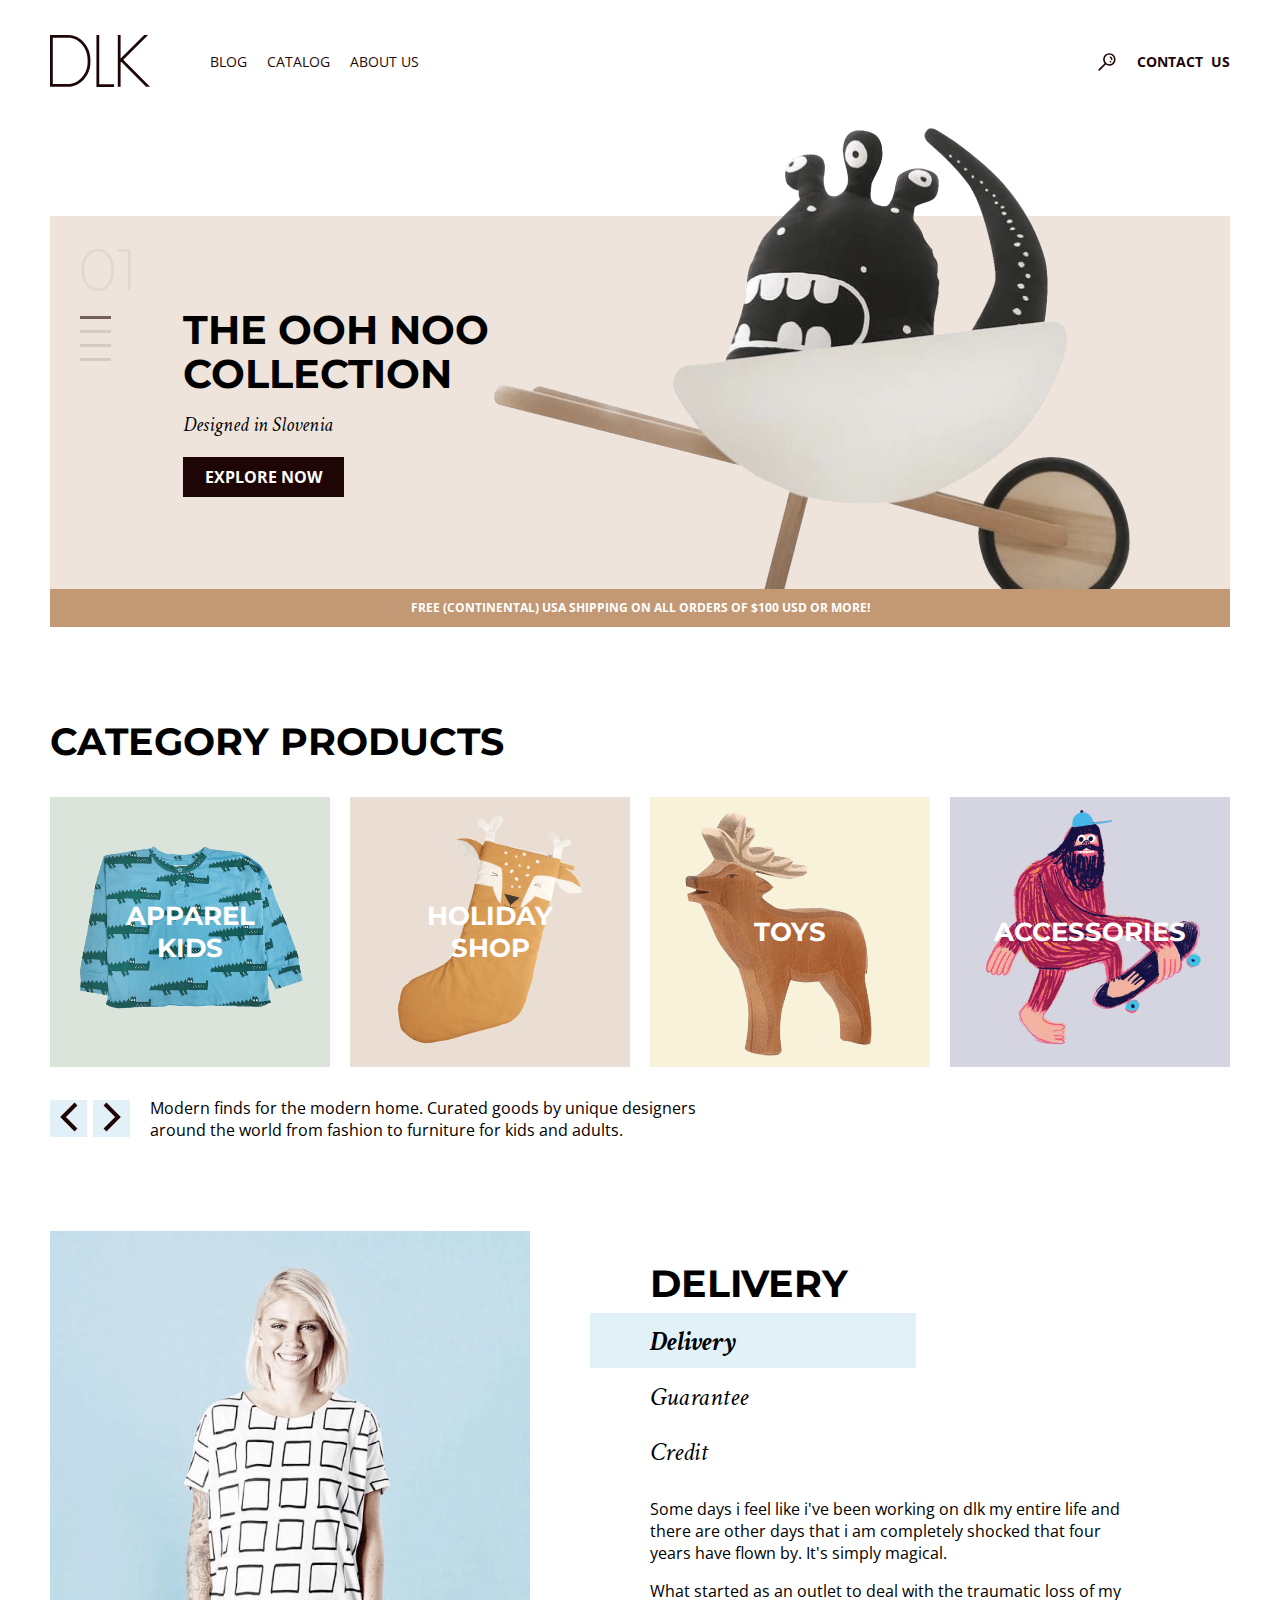
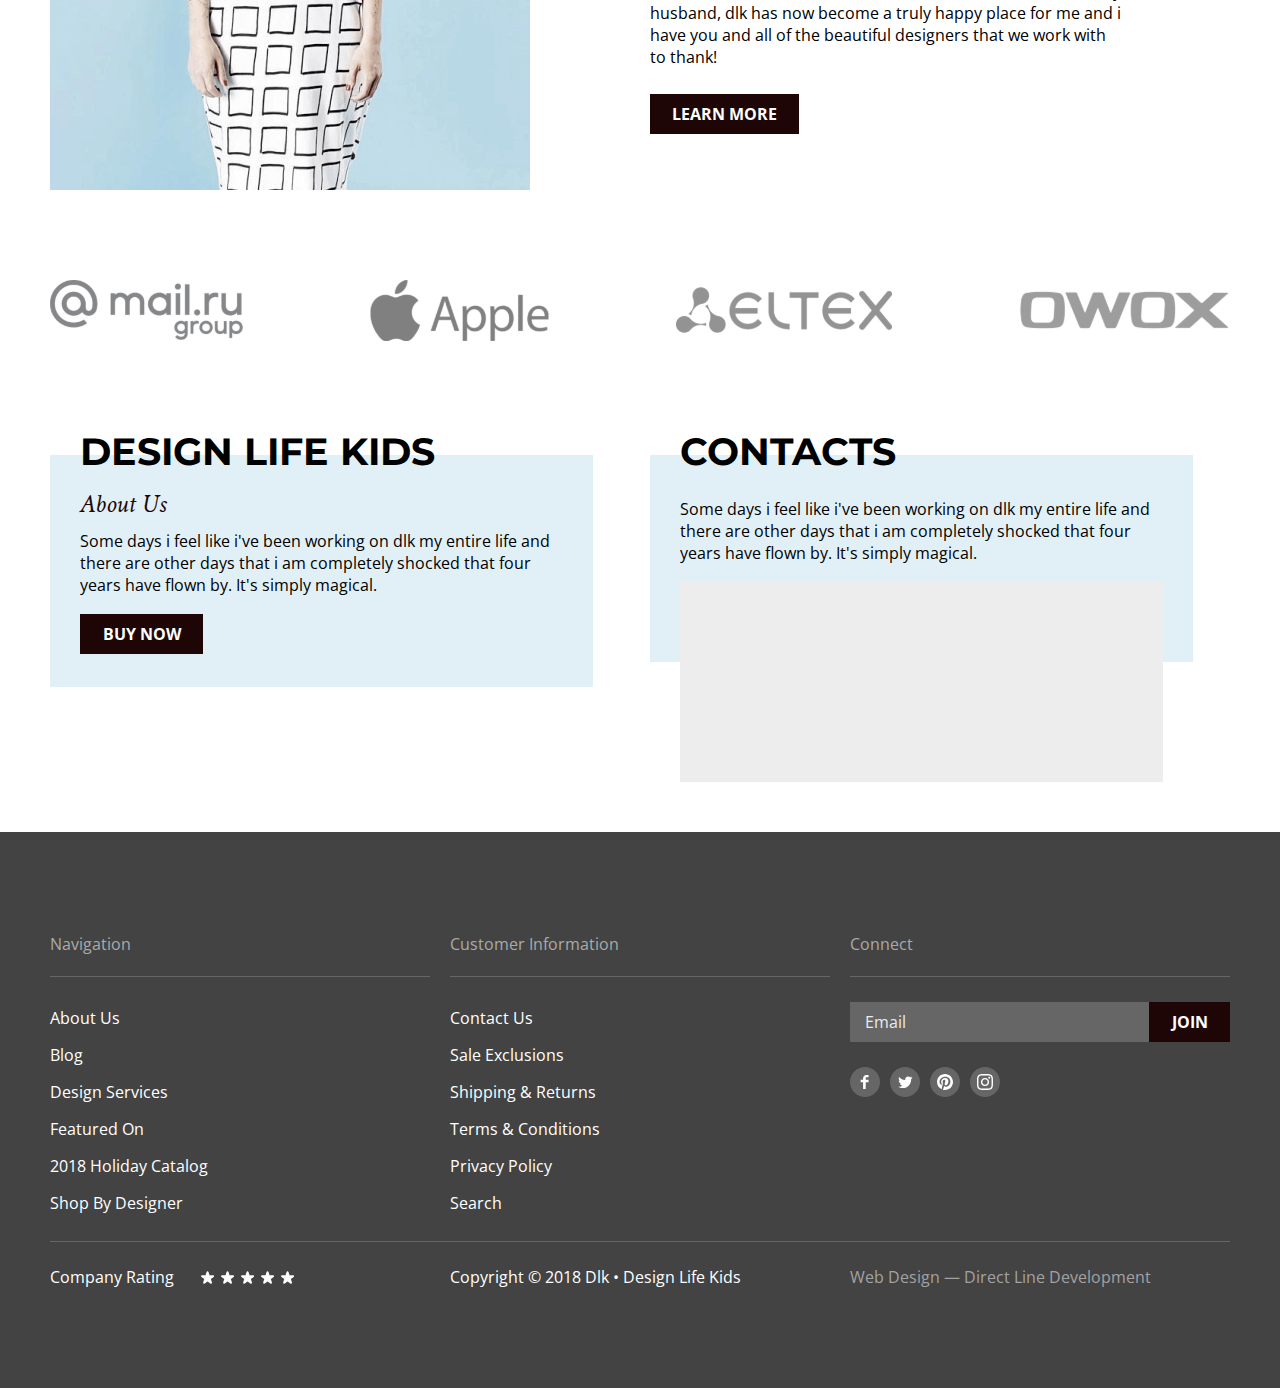
<file: index.html>
<!DOCTYPE html>
<html lang="en">
<head>
    <meta charset="UTF-8">    
    <title>Design Life Kids</title>
    <link rel="preconnect" href="https://fonts.gstatic.com">
    <link href="https://fonts.googleapis.com/css2?family=Crimson+Text:ital,wght@0,400;0,700;1,400;1,700&family=Montserrat:wght@300;400;600;700&family=Open+Sans:wght@400;700&display=swap" rel="stylesheet">
    <link rel="stylesheet" href="css/normalize.min.css">
    <link rel="stylesheet" href="css/common.min.css">
    <link rel="stylesheet" href="style.min.css">
</head>
<body>
    <header class="header container">        
        <div class="header-logo">
            <a href="index.html"><img src="images/logo-dlk.svg" width="100" height="52" alt="DLK"></a>
        </div>
        <nav class="header-nav">
            <ul class="outline header-list">
                <li class="header-item">
                    <a href="pages/blog/index.html">Blog</a>
                </li>
                <li class="header-item">
                    <a href="pages/catalog/index.html">Catalog</a>
                </li>
                <li class="header-item">
                    <a href="#">About us</a>
                </li>
            </ul>
        </nav>
        <div class="header-contacts-us-wrapper">
            <button class="header-button-magnifier">                        
                <svg class="search" width="18" height="18" viewBox="0 0 18 18" fill="none" xmlns="http://www.w3.org/2000/svg">
                    <path d="M11.3651 0.26001C7.94509 0.26001 5.16509 3.08001 5.16509 6.52001C5.16509 7.98001 5.6651 9.30002 6.4851 10.38L0.605098 16.32C0.265098 16.68 0.265098 17.24 0.605098 17.58C0.785098 17.76 1.0051 17.84 1.2251 17.84C1.4651 17.84 1.6851 17.76 1.8651 17.58L7.7451 11.62C8.7651 12.36 10.0051 12.78 11.3451 12.78C14.7651 12.78 17.5451 9.96001 17.5451 6.52001C17.5651 3.06001 14.7851 0.26001 11.3651 0.26001ZM11.3651 11.2C8.82509 11.2 6.76509 9.10001 6.76509 6.52001C6.76509 3.94001 8.82509 1.84001 11.3651 1.84001C13.9051 1.84001 15.9651 3.94001 15.9651 6.52001C15.9651 9.10001 13.9051 11.2 11.3651 11.2ZM14.4651 6.60001C14.4251 6.94001 14.1251 7.20001 13.7851 7.20001C13.7451 7.20001 13.7251 7.20001 13.6851 7.20001C13.3051 7.14001 13.0451 6.80001 13.0851 6.42001C13.2251 5.38001 12.0651 4.84001 12.0051 4.82001C11.6651 4.66001 11.5051 4.24001 11.6651 3.90001C11.8251 3.56001 12.2251 3.40001 12.5851 3.54001C12.6651 3.56001 14.7451 4.52001 14.4651 6.60001ZM13.0051 8.12001C13.1451 8.26001 13.2451 8.48002 13.2451 8.68002C13.2451 8.90002 13.1651 9.10001 13.0051 9.24002C12.8651 9.38002 12.6451 9.48002 12.4451 9.48002C12.2451 9.48002 12.0251 9.40001 11.8851 9.24002C11.7451 9.10001 11.6451 8.88002 11.6451 8.68002C11.6451 8.48002 11.7251 8.26001 11.8851 8.12001C12.0251 7.98001 12.2451 7.88002 12.4451 7.88002C12.6451 7.88002 12.8451 7.96001 13.0051 8.12001Z" fill="#1E0606"/>
                </svg>                                
            </button>
            <div>
                <a href="pages/contacts/index.html" class="header-contact-us">Contact us</a>
            </div>            
        </div>
    </header>    
    <main>
        <section class="banner container">
            <div class="banner-logo-block">
                <div class="banner-burger">
                    <div class="banner-page-number">01</div>
                    <div class="banner-page-number banner-page-number-hidden">02</div>
                    <div class="banner-page-number banner-page-number-hidden">03</div>
                    <div class="banner-page-number banner-page-number-hidden">04</div>
                    <div class="banner-burger-wrapper">
                        <input name="burger" value="1" id="burger_1" type="radio" checked/>
                        <label for="burger_1" class="banner-burger-label"></label>
                        <input name="burger" value="2" id="burger_2" type="radio" />
                        <label for="burger_2" class="banner-burger-label"></label>
                        <input name="burger" value="3" id="burger_3" type="radio" />
                        <label for="burger_3" class="banner-burger-label"></label>
                        <input name="burger" value="4" id="burger_4" type="radio" />
                        <label for="burger_4" class="banner-burger-label"></label>
                    </div>
                </div>
                <div class="banner-logo-slide">                    
                    <div class="banner-title-block">
                        <h1>The ooh noo collection</h1>
                        <p class="banner-designed">Designed in Slovenia</p>
                        <button class="button banner-btn banner-js">Explore now</button>
                    </div>
                    <img src="images/banner-ooh_noo.png" class="banner-logo-img" width="636" height="461" alt="Banner">
                </div>
                <div class="banner-logo-slide banner-logo-slide-hidden">
                    <div class="banner-title-block">
                        <p class="banner-slide-title">The ooh noo collection</p>
                        <p class="banner-designed">Designed in Slovenia</p>
                        <button class="button banner-btn banner-js">Explore now</button>
                    </div>
                    <img src="images/banner-ooh_noo.png" class="banner-logo-img" width="636" height="461" alt="Banner">
                </div>
                <div class="banner-logo-slide banner-logo-slide-hidden">
                    <div class="banner-title-block">
                        <p class="banner-slide-title">The ooh noo collection</p>
                        <p class="banner-designed">Designed in Slovenia</p>
                        <button class="button banner-btn banner-js">Explore now</button>
                    </div>
                    <img src="images/banner-ooh_noo.png" class="banner-logo-img" width="636" height="461" alt="Banner">
                </div>
                <div class="banner-logo-slide banner-logo-slide-hidden">
                    <div class="banner-title-block">
                        <p class="banner-slide-title">The ooh noo collection</p>
                        <p class="banner-designed">Designed in Slovenia</p>
                        <button class="button banner-btn banner-js">Explore now</button>
                    </div>
                    <img src="images/banner-ooh_noo.png" class="banner-logo-img" width="636" height="461" alt="Banner">
                </div>
            </div>           
            <p class="free-shipping">Free (continental) usa shipping on all orders of $100 usd or more!</p>            
        </section>
        <section class="products container">
            <h2>Category products</h2>
            <ul class="products-list">
                <li>
                     <a href="#" class="products-link">
                         <div class="products-items prod-item-01">                            
                             <div class="product-title">
                                 <h3>Apparel kids</h3>                                
                             </div>
                             <div class="product-picture">
                                <img src="images/products-apparel_kids.png" width="244" height="177" alt="">
                            </div> 
                         </div>
                     </a>
                </li>
                <li>
                     <a href="#" class="products-link">
                         <div class="products-items prod-item-02">
                             <div class="product-title">
                                 <h3>Holiday Shop</h3>                        
                             </div>
                             <div class="product-picture">
                                <img src="images/products-holiday_shop.png" width="208" height="244" alt="">
                            </div> 
                         </div>
                     </a>
                </li>
                <li>
                     <a href="pages/catalog/detail.html" class="products-link">
                         <div class="products-items prod-item-03">
                             <div class="product-title">
                                 <h3>Toys</h3>                        
                             </div>
                             <div class="product-picture">
                                <img src="images/products-toys.png" width="270" height="270" alt="">
                            </div> 
                         </div>
                     </a>
                </li>
                <li>
                    <a href="#" class="products-link">
                        <div class="products-items prod-item-04">
                            <div class="product-title">
                                <h3>Accessories</h3>  
                            </div>
                            <div class="product-picture">
                                <img src="images/products-accessories.png" width="240" height="250" alt="">
                            </div> 
                        </div>
                    </a>
                </li>
            </ul>
            <div class="list-control-buttons">
                <div class="buttons-wrapper">
                    <button class="button-arrow"><img src="images/arrow-left.svg" width="18" height="30" alt=""></button>                
                </div>
                <div class="buttons-wrapper">                
                    <button class="button-arrow"><img src="images/arrow-right.svg" width="18" height="30" alt=""></button>
                </div>
                <div class="text-wrapper">
                    <p>Modern finds for the modern home. Curated goods by unique designers around the world from fashion to furniture for kids and adults.</p>
                </div>                      
            </div>                    
        </section>        
        <section class="delivery container">
            <img class="delivery-image" src="images/delivery-portrait.png" alt="Portrait" width="480" height="559">
            <div class="delivery-wrapper">
                <div >
                    <h2 class="delivery-title">Delivery</h2>
                </div>            
                <ul class="outline delivery-list">
                    <li class="delivery-list-item delivery-selected-item">
                        Delivery
                    </li>
                    <li class="delivery-list-item">
                        Guarantee                        
                    </li>
                    <li class="delivery-list-item">
                        Credit                  
                    </li>
                </ul>
                <p class="delivery-text">Some days i feel like i've been working on dlk my entire life and there are other days that i am completely shocked that four years have flown by. It's simply magical.</p>
                <p class="delivery-text">What started as an outlet to deal with the traumatic loss of my husband, dlk has now become a truly happy place for me and i have you and all of the beautiful designers that we work with to thank!</p>
                <button class="button learn-more">
                    Learn more
                </button>
            </div>
        </section>
        <div class="brands container">            
            <ul class="outline brands-list">
                <li class="brand-item"><a href="#"><img src="images/brands-mailru.svg" width="193" height="60" alt="Mail.ru"></a></li>
                <li class="brand-item"><a href="#"><img src="images/brands-apple.svg" width="179" height="61" alt="Apple"></a></li>
                <li class="brand-item"><a href="#"><img src="images/brands-eltex.svg" width="216" height="46" alt="Eltex"></a></li>
                <li class="brand-item"><a href="#"><img src="images/brands-owox.svg" width="211" height="40" alt="Owox"></a></li>
            </ul>
        </div>
        <div class="about container">
            <section class="about-design">
                <div class="about-title-shift">
                    <h2>Design life kids</h2>
                </div>                
                <div class="about-design-block">
                    <a href="#">About Us</a>
                    <p>
                        Some days i feel like i've been working on dlk my entire life and there are other days that i am completely shocked that four years have flown by. It's simply magical.                        
                    </p>
                    <button class="button buy-now">Buy now</button>
                </div>                
            </section>        
            <section class="about-contacts">
                <div class="about-title-shift">
                    <h2>Contacts</h2>
                </div>                
                <div class="about-design-block about-contacts-block">
                    <p>
                    Some days i feel like i've been working on dlk my entire life and there are other days that i am completely shocked that four years have flown by. It's simply magical.
                    </p>
                </div>
                <!-- <div class="about-map">                     -->
                    <iframe class="about-map" src="https://www.google.com/maps/embed?pb=!1m18!1m12!1m3!1d1344.9690439823269!2d-122.33340919912241!3d47.60789351940776!2m3!1f0!2f0!3f0!3m2!1i1024!2i768!4f13.1!3m3!1m2!1s0x54906ab402255555%3A0x2403090dada9b694!2skcbf!5e0!3m2!1sru!2sru!4v1621594270492!5m2!1sru!2sru" width="483" height="200" style="border:0;" allowfullscreen="" loading="lazy"></iframe>
                <!-- </div>                             -->
            </section>
        </div>
    </main>
    <footer>
        <div class="footer-wrapper footer-wrapper-1 container">
            <section class="footer-section">        
                <h4>Navigation</h4>
                <nav class="footer-nav">
                    <ul class="outline footer-nav-list">
                        <li><a href="#">About Us</a></li>
                        <li><a href="pages/blog/index.html">Blog</a></li>
                        <li><a href="#">Design Services</a></li>
                        <li><a href="#">Featured On</a></li>
                        <li><a href="#">2018 Holiday Catalog</a></li>
                        <li><a href="#">Shop By Designer</a></li>
                    </ul>
                </nav>        
            </section>
            <section class="footer-section">        
                <h4>Customer Information</h4>
                <nav class="footer-nav">
                    <ul class="outline footer-nav-list">
                        <li><a href="pages/contacts/index.html">Contact Us</a></li>
                        <li><a href="#">Sale Exclusions</a></li>
                        <li><a href="#">Shipping & Returns</a></li>
                        <li><a href="#">Terms & Conditions</a></li>
                        <li><a href="#">Privacy Policy</a></li>
                        <li><a href="#">Search</a></li>
                    </ul>
                </nav>        
            </section>
            <section class="footer-section">        
                <h4>Connect</h4>
                <div class="footer-nav">
                    <form action="#" class="footer-form">            
                        <label for="email1" class="footer-label-email">Email</label>
                        <input type="email" placeholder="Email" id="email1" class="footer-input-field">
                        <button class="button join">Join</button>
                    </form>
                </div>                               
                <ul class="outline footer-social-list">
                    <li>
                        <a href="#" target="_blank">
                            <svg width="30" height="30" viewBox="0 0 30 30" fill="none" xmlns="http://www.w3.org/2000/svg">
                                <path fill-rule="evenodd" clip-rule="evenodd" d="M0 15C0 6.71573 6.71573 0 15 0C23.2843 0 30 6.71573 30 15C30 23.2843 23.2843 30 15 30C6.71573 30 0 23.2843 0 15Z" fill="#666666"/>
                                <path fill-rule="evenodd" clip-rule="evenodd" d="M18.5527 10.3672H16.2967C16.0307 10.3672 15.7337 10.7172 15.7337 11.1852V12.8142H18.5527V15.1352H15.7337V22.1052H13.0707V15.1352H10.6577V12.8142H13.0707V11.4472C13.0707 9.48823 14.4317 7.89423 16.2967 7.89423H18.5527V10.3672Z" fill="white"/>
                            </svg>
                        </a>
                    </li>
                    <li>
                        <a href="#" target="_blank">
                            <svg width="30" height="30" viewBox="0 0 30 30" fill="none" xmlns="http://www.w3.org/2000/svg">
                                <path fill-rule="evenodd" clip-rule="evenodd" d="M0 15C0 6.71573 6.71573 0 15 0C23.2843 0 30 6.71573 30 15C30 23.2843 23.2843 30 15 30C6.71573 30 0 23.2843 0 15Z" fill="#666666"/>
                                <path fill-rule="evenodd" clip-rule="evenodd" d="M21.1006 12.2891C21.1056 12.4161 21.1096 12.5431 21.1096 12.6721C21.1096 16.5761 18.1366 21.0781 12.7026 21.0781C11.0346 21.0781 9.48058 20.5881 8.17358 19.7501C8.40658 19.7771 8.64158 19.7911 8.87958 19.7911C10.2636 19.7911 11.5376 19.3181 12.5486 18.5251C11.2556 18.5021 10.1656 17.6481 9.78758 16.4751C9.96858 16.5101 10.1546 16.5271 10.3446 16.5271C10.6136 16.5271 10.8746 16.4921 11.1226 16.4241C9.77158 16.1521 8.75158 14.9591 8.75158 13.5271V13.4901C9.15058 13.7111 9.60758 13.8441 10.0916 13.8591C9.29858 13.3301 8.77758 12.4261 8.77758 11.4001C8.77758 10.8591 8.92258 10.3521 9.17658 9.9161C10.6326 11.7031 12.8106 12.8791 15.2656 13.0021C15.2156 12.7851 15.1906 12.5601 15.1906 12.3281C15.1906 10.6971 16.5126 9.3751 18.1446 9.3751C18.9936 9.3751 19.7616 9.7321 20.2996 10.3071C20.9736 10.1761 21.6056 9.9301 22.1766 9.5901C21.9556 10.2811 21.4886 10.8591 20.8766 11.2251C21.4746 11.1541 22.0446 10.9961 22.5756 10.7601C22.1776 11.3521 21.6776 11.8731 21.1006 12.2891Z" fill="white"/>
                            </svg>                                
                        </a>
                    </li>
                    <li>
                        <a href="#" target="_blank">
                            <svg width="30" height="30" viewBox="0 0 30 30" fill="none" xmlns="http://www.w3.org/2000/svg">
                                <path fill-rule="evenodd" clip-rule="evenodd" d="M0 15C0 6.71573 6.71573 0 15 0C23.2843 0 30 6.71573 30 15C30 23.2843 23.2843 30 15 30C6.71573 30 0 23.2843 0 15Z" fill="#666666"/>
                                <path fill-rule="evenodd" clip-rule="evenodd" d="M15.0005 7C10.5825 7 7 10.5816 7 15.0005C7 18.2754 8.97001 21.0902 11.7896 22.3273C11.767 21.7694 11.7858 21.0977 11.9279 20.49C12.0821 19.8408 12.9571 16.1313 12.9571 16.1313C12.9571 16.1313 12.7021 15.6205 12.7021 14.865C12.7021 13.6796 13.3898 12.7943 14.245 12.7943C14.9722 12.7943 15.3241 13.3409 15.3241 13.9957C15.3241 14.7267 14.8575 15.8208 14.6176 16.8341C14.4172 17.6836 15.0428 18.3751 15.8801 18.3751C17.3957 18.3751 18.4165 16.4286 18.4165 14.1218C18.4165 12.3691 17.2358 11.0567 15.088 11.0567C12.6617 11.0567 11.1498 12.8658 11.1498 14.8866C11.1498 15.5847 11.3549 16.0758 11.6767 16.4559C11.8253 16.6318 11.8451 16.7014 11.7914 16.9027C11.7538 17.0486 11.6654 17.4042 11.6287 17.5444C11.5751 17.7466 11.4114 17.82 11.2288 17.7448C10.1102 17.2885 9.58999 16.0645 9.58999 14.6881C9.58999 12.4161 11.5064 9.68972 15.3072 9.68972C18.3619 9.68972 20.3724 11.9015 20.3724 14.2732C20.3724 17.4117 18.6282 19.7562 16.0551 19.7562C15.1924 19.7562 14.3795 19.2895 14.1011 18.7599C14.1011 18.7599 13.6363 20.6029 13.5385 20.9585C13.3691 21.5747 13.037 22.1919 12.7332 22.6717C13.4529 22.8843 14.213 23 15.0005 23C19.4184 23 23 19.4184 23 15.0005C23 10.5816 19.4184 7 15.0005 7Z" fill="white"/>
                                </svg>
                        </a>
                    </li>
                    <li>
                        <a href="#" target="_blank">
                            <svg width="30" height="30" viewBox="0 0 30 30" fill="none" xmlns="http://www.w3.org/2000/svg">
                                <path fill-rule="evenodd" clip-rule="evenodd" d="M0 15C0 6.71573 6.71573 0 15 0C23.2843 0 30 6.71573 30 15C30 23.2843 23.2843 30 15 30C6.71573 30 0 23.2843 0 15Z" fill="#666666"/>
                                <path fill-rule="evenodd" clip-rule="evenodd" d="M15 7C12.8273 7 12.5549 7.0092 11.7016 7.04813C10.8501 7.08697 10.2686 7.22223 9.7597 7.42C9.23363 7.62443 8.7875 7.89797 8.3427 8.3427C7.89797 8.7875 7.62443 9.23363 7.42 9.7597C7.22223 10.2686 7.08697 10.8501 7.04813 11.7016C7.0092 12.5549 7 12.8273 7 15C7 17.1727 7.0092 17.4451 7.04813 18.2984C7.08697 19.1499 7.22223 19.7314 7.42 20.2403C7.62443 20.7664 7.89797 21.2125 8.3427 21.6573C8.7875 22.102 9.23363 22.3756 9.7597 22.58C10.2686 22.7778 10.8501 22.913 11.7016 22.9519C12.5549 22.9908 12.8273 23 15 23C17.1727 23 17.4451 22.9908 18.2984 22.9519C19.1499 22.913 19.7314 22.7778 20.2403 22.58C20.7664 22.3756 21.2125 22.102 21.6573 21.6573C22.102 21.2125 22.3756 20.7664 22.58 20.2403C22.7778 19.7314 22.913 19.1499 22.9519 18.2984C22.9908 17.4451 23 17.1727 23 15C23 12.8273 22.9908 12.5549 22.9519 11.7016C22.913 10.8501 22.7778 10.2686 22.58 9.7597C22.3756 9.23363 22.102 8.7875 21.6573 8.3427C21.2125 7.89797 20.7664 7.62443 20.2403 7.42C19.7314 7.22223 19.1499 7.08697 18.2984 7.04813C17.4451 7.0092 17.1727 7 15 7ZM15 8.44143C17.1361 8.44143 17.3891 8.4496 18.2327 8.4881C19.0127 8.52367 19.4363 8.65397 19.7182 8.76353C20.0916 8.90867 20.3581 9.08203 20.638 9.362C20.918 9.6419 21.0913 9.9084 21.2365 10.2818C21.346 10.5637 21.4763 10.9873 21.5119 11.7673C21.5504 12.6109 21.5586 12.8639 21.5586 15C21.5586 17.1361 21.5504 17.3891 21.5119 18.2327C21.4763 19.0127 21.346 19.4363 21.2365 19.7182C21.0913 20.0916 20.918 20.3581 20.638 20.638C20.3581 20.918 20.0916 21.0913 19.7182 21.2365C19.4363 21.346 19.0127 21.4763 18.2327 21.5119C17.3892 21.5504 17.1363 21.5586 15 21.5586C12.8637 21.5586 12.6108 21.5504 11.7673 21.5119C10.9873 21.4763 10.5637 21.346 10.2818 21.2365C9.9084 21.0913 9.64193 20.918 9.36197 20.638C9.08207 20.3581 8.90867 20.0916 8.76353 19.7182C8.65397 19.4363 8.52367 19.0127 8.4881 18.2327C8.4496 17.3891 8.44143 17.1361 8.44143 15C8.44143 12.8639 8.4496 12.6109 8.4881 11.7673C8.52367 10.9873 8.65397 10.5637 8.76353 10.2818C8.90867 9.9084 9.08203 9.6419 9.36197 9.362C9.64193 9.08203 9.9084 8.90867 10.2818 8.76353C10.5637 8.65397 10.9873 8.52367 11.7673 8.4881C12.6109 8.4496 12.8639 8.44143 15 8.44143ZM10.8919 15C10.8919 12.7311 12.7311 10.8919 15 10.8919C17.2689 10.8919 19.1081 12.7311 19.1081 15C19.1081 17.2689 17.2689 19.1081 15 19.1081C12.7311 19.1081 10.8919 17.2689 10.8919 15ZM15 17.6667C13.5272 17.6667 12.3333 16.4728 12.3333 15C12.3333 13.5272 13.5272 12.3333 15 12.3333C16.4728 12.3333 17.6667 13.5272 17.6667 15C17.6667 16.4728 16.4728 17.6667 15 17.6667ZM19.2704 11.6896C19.8006 11.6896 20.2304 11.2598 20.2304 10.7296C20.2304 10.1994 19.8006 9.76957 19.2704 9.76957C18.7402 9.76957 18.3104 10.1994 18.3104 10.7296C18.3104 11.2598 18.7402 11.6896 19.2704 11.6896Z" fill="white"/>
                                </svg>
                        </a>
                    </li>
                </ul>                     
            </section>
        </div>
        <div class="footer-wrapper footer-wrapper-2 container">
            <div class="footer-section footer-rating_block">
                <input name="rating" value="5" id="rating_5" type="radio" />
                <label for="rating_5" class="footer-rating_label"></label>               
                <input name="rating" value="4" id="rating_4" type="radio" />
                <label for="rating_4" class="footer-rating_label"></label>               
                <input name="rating" value="3" id="rating_3" type="radio" />
                <label for="rating_3" class="footer-rating_label"></label>               
                <input name="rating" value="2" id="rating_2" type="radio" />
                <label for="rating_2" class="footer-rating_label"></label>               
                <input name="rating" value="1" id="rating_1" type="radio" />
                <label for="rating_1" class="footer-rating_label"></label>
                <div class="footer-rating-title">Company Rating</div>
            </div>                       
            <div class="footer-section">
                Copyright © 2018 Dlk • Design Life Kids
            </div>
            <div class="footer-section">
                <a href="#" class="footer-dl_digital-link">Web Design — Direct Line Development</a>
            </div>                    
        </div>        
    </footer>
    <div class="popup-overlay"></div>
    <div class="popup-form">
        <button class="popup-close">
            <svg width="15" height="15" viewBox="0 0 15 15" fill="none" xmlns="http://www.w3.org/2000/svg">
                <path d="M2.21902 14.6113C1.70029 15.1295 0.893368 15.1295 0.374636 14.6113C0.11527 14.3522 -6.13512e-07 14.0355 -5.9841e-07 13.69C-5.83308e-07 13.3445 0.11527 13.0278 0.374636 12.7687L5.64841 7.5L0.374637 2.23127C0.115271 1.97215 -7.23629e-08 1.65547 -5.72611e-08 1.30998C-4.21593e-08 0.964491 0.115271 0.647806 0.374637 0.388689C0.893369 -0.129545 1.70029 -0.129545 2.21902 0.388689L7.4928 5.65738L12.7666 0.38869C13.2853 -0.129545 14.0922 -0.129545 14.611 0.38869C15.1297 0.906924 15.1297 1.71304 14.611 2.23127L9.33718 7.5L14.611 12.7687C15.1297 13.287 15.1297 14.0931 14.611 14.6113C14.0922 15.1295 13.2853 15.1295 12.7666 14.6113L7.4928 9.34258L2.21902 14.6113Z" fill="white"/>
            </svg>                                                    
        </button>
        <form action="#" method="POST" class="contact-form">
            <fieldset class="contact-wrapper">				                   
                <label for="contact-name">Name</label>
                <input type="text" id="contact-name">			
            </fieldset>			            
            <fieldset class="contact-line">
                <div class="contact-wrapper contact-block">                    
                    <label for="contact-phone">Phone</label>
                    <input type="tel" id="contact-phone">
                </div>
                <div class="contact-wrapper contact-block">                    
                    <label for="contact-email">Email</label>
                    <input type="email" id="contact-email">
                </div>
            </fieldset>
            <fieldset class="contact-wrapper">                
                <label for="message">Message</label>
                <textarea name="message" id="message"></textarea>
            </fieldset>
            <fieldset class="contact-confirmation">                
                <input type="checkbox" name="confirm" id="confirm" value="confirmed">
                <label for="confirm" class="confirm-label">By clicking on the button, you consent to the processing of your personal data</label>                
            </fieldset>
            <button class="button contact-submit">Submit</button>			
        </form>
    </div>
    <script src="js/script.min.js"></script>
</body>
</html>
</file>
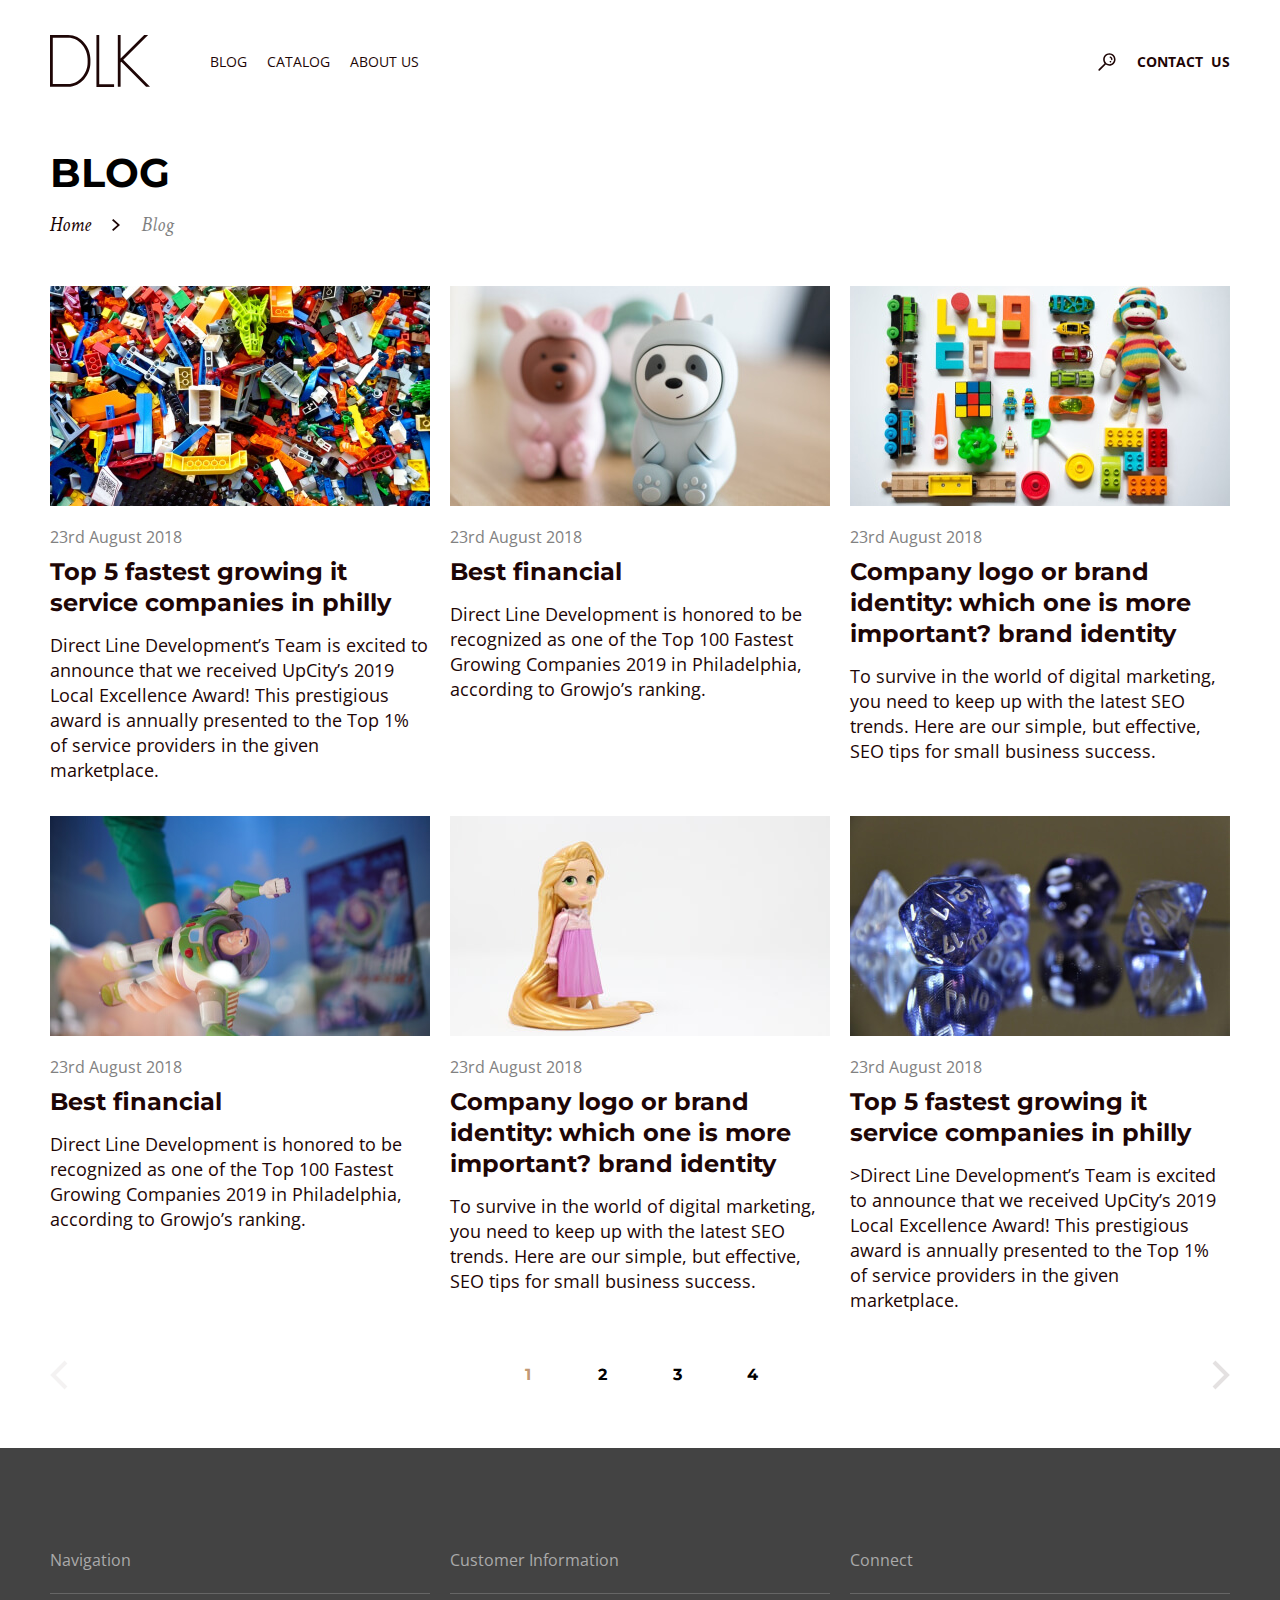
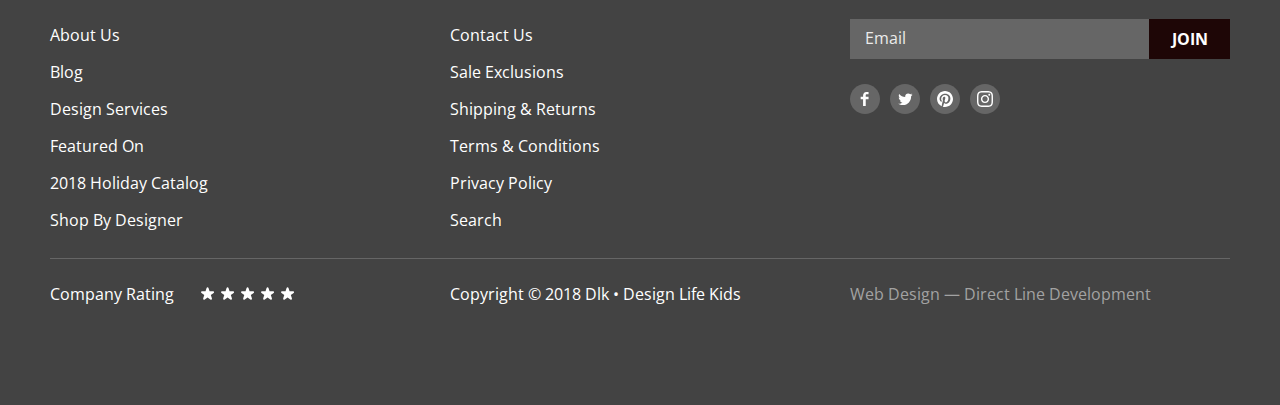
<file: pages/blog/index.html>
<!DOCTYPE html>
<html lang="en">
<head>
    <meta charset="UTF-8">
    <title>Blog</title>
    <link rel="preconnect" href="https://fonts.gstatic.com">
    <link href="https://fonts.googleapis.com/css2?family=Crimson+Text:ital,wght@0,400;0,700;1,400;1,700&family=Montserrat:wght@300;400;600;700&family=Open+Sans:wght@400;700&display=swap" rel="stylesheet">
    <link rel="stylesheet" href="../../css/normalize.min.css">
    <link rel="stylesheet" href="../../css/common.min.css">
    <link rel="stylesheet" href="style.min.css">
</head>
<body>
    <header class="header container">        
        <div class="header-logo">
            <a href="../../index.html"><img src="../../images/logo-dlk.svg" width="100" height="52" alt="DLK"></a>
        </div>
        <nav class="header-nav">
            <ul class="outline header-list">
                <li class="header-item">
                    <a href="../blog/index.html">Blog</a>
                </li>
                <li class="header-item">
                    <a href="../catalog/index.html">Catalog</a>
                </li>
                <li class="header-item">
                    <a href="#">About us</a>
                </li>
            </ul>
        </nav>
        <div class="header-contacts-us-wrapper">
            <button class="header-button-magnifier">                        
                <svg class="search" width="18" height="18" viewBox="0 0 18 18" fill="none" xmlns="http://www.w3.org/2000/svg">
                    <path d="M11.3651 0.26001C7.94509 0.26001 5.16509 3.08001 5.16509 6.52001C5.16509 7.98001 5.6651 9.30002 6.4851 10.38L0.605098 16.32C0.265098 16.68 0.265098 17.24 0.605098 17.58C0.785098 17.76 1.0051 17.84 1.2251 17.84C1.4651 17.84 1.6851 17.76 1.8651 17.58L7.7451 11.62C8.7651 12.36 10.0051 12.78 11.3451 12.78C14.7651 12.78 17.5451 9.96001 17.5451 6.52001C17.5651 3.06001 14.7851 0.26001 11.3651 0.26001ZM11.3651 11.2C8.82509 11.2 6.76509 9.10001 6.76509 6.52001C6.76509 3.94001 8.82509 1.84001 11.3651 1.84001C13.9051 1.84001 15.9651 3.94001 15.9651 6.52001C15.9651 9.10001 13.9051 11.2 11.3651 11.2ZM14.4651 6.60001C14.4251 6.94001 14.1251 7.20001 13.7851 7.20001C13.7451 7.20001 13.7251 7.20001 13.6851 7.20001C13.3051 7.14001 13.0451 6.80001 13.0851 6.42001C13.2251 5.38001 12.0651 4.84001 12.0051 4.82001C11.6651 4.66001 11.5051 4.24001 11.6651 3.90001C11.8251 3.56001 12.2251 3.40001 12.5851 3.54001C12.6651 3.56001 14.7451 4.52001 14.4651 6.60001ZM13.0051 8.12001C13.1451 8.26001 13.2451 8.48002 13.2451 8.68002C13.2451 8.90002 13.1651 9.10001 13.0051 9.24002C12.8651 9.38002 12.6451 9.48002 12.4451 9.48002C12.2451 9.48002 12.0251 9.40001 11.8851 9.24002C11.7451 9.10001 11.6451 8.88002 11.6451 8.68002C11.6451 8.48002 11.7251 8.26001 11.8851 8.12001C12.0251 7.98001 12.2451 7.88002 12.4451 7.88002C12.6451 7.88002 12.8451 7.96001 13.0051 8.12001Z" fill="#1E0606"/>
                </svg>                                
            </button>
            <div>
                <a href="../contacts/index.html" class="header-contact-us">Contact us</a>
            </div>            
        </div>
    </header>
    <main>
        <section class="blogs-title container">
            <h1>Blog</h1>
            <div class="breadcrumbs container">  
                <ol class="breadcrumbs-list outline">
                    <li class="breadcrumbs-item">
                        <a href="../../index.html">Home</a>
                    </li>
                    <li class="breadcrumbs-item">
                        Blog
                    </li>
                </ol>
            </div>
        </section>
        <div class="blogs container container-blogs">
            <ul class="blogs-list">
                <li class="blogs-items">
                    <a href="#" class="blog-item-link">                        
                        <img class="blogs-image" src="../../images/blogs-1.jpg" width="380" height="220" alt="Blog-1">                        
                        <p class="blogs-date">23rd August 2018</p>
                        <h6>Top 5 fastest growing it service companies in philly</h6>
                        <p class="blogs-text">Direct Line Development’s Team is excited to announce that we received UpCity’s 2019 Local Excellence Award! This prestigious award is annually presented to the Top 1% of service providers in the given marketplace.</p>
                    </a>
                </li>
                <li class="blogs-items">
                    <a href="#" class="blog-item-link">
                        <img class="blogs-image" src="../../images/blogs-2.jpg" width="380" height="220" alt="Blog-2">
                        <p class="blogs-date">23rd August 2018</p>
                        <h6>Best financial</h6>
                        <p class="blogs-text">Direct Line Development is honored to be recognized as one of the Top 100 Fastest Growing Companies 2019 in Philadelphia, according to Growjo’s ranking.</p>
                    </a>
                </li>
                <li class="blogs-items">
                    <a href="#" class="blog-item-link">
                        <img class="blogs-image" src="../../images/blogs-3.jpg" width="380" height="220" alt="Blog-3">
                        <p class="blogs-date">23rd August 2018</p>
                        <h6>Company logo or brand identity: which one is more important? brand identity</h6>
                        <p class="blogs-text">To survive in the world of digital marketing, you need to keep up with the latest SEO trends. Here are our simple, but effective, SEO tips for small business success.</p>
                    </a>
                </li>
                <li class="blogs-items">
                    <a href="#" class="blog-item-link">
                        <img class="blogs-image" src="../../images/blogs-4.jpg" width="380" height="220" alt="Blog-4">
                        <p class="blogs-date">23rd August 2018</p>
                        <h6>Best financial</h6>
                        <p class="blogs-text">Direct Line Development is honored to be recognized as one of the Top 100 Fastest Growing Companies 2019 in Philadelphia, according to Growjo’s ranking.</p>
                    </a>
                </li>
                <li class="blogs-items">
                    <a href="#" class="blog-item-link">
                        <img class="blogs-image" src="../../images/blogs-5.jpg" width="380" height="220" alt="Blog-5">
                        <p class="blogs-date">23rd August 2018</p>
                        <h6>Company logo or brand identity: which one is more important? brand identity</h6>
                        <p class="blogs-text">To survive in the world of digital marketing, you need to keep up with the latest SEO trends. Here are our simple, but effective, SEO tips for small business success.</p>
                    </a>
                </li>
                <li class="blogs-items">
                    <a href="#" class="blog-item-link">
                        <img class="blogs-image" src="../../images/blogs-6.jpg" width="380" height="220" alt="Blog-6">
                        <p class="blogs-date">23rd August 2018</p>
                        <h6>Top 5 fastest growing it service companies in philly</h6>
                        <p class="blogs-text">>Direct Line Development’s Team is excited to announce that we received UpCity’s 2019 Local Excellence Award! This prestigious award is annually presented to the Top 1% of service providers in the given marketplace.</p>
                    </a>
                </li>
            </ul>
        </div>
        <div class="page-selecting container">        
            <button disabled="disabled" class="page-selecting-button-disabled">      
                <svg width="18" height="30" viewBox="0 0 18 30" fill="none">
                    <path class="page-selecting-arrow" d="M16 2L3 15L16 28" stroke-width="4"/>
                </svg>
            </button>        
            <div class="page-selecting-radio-block">
                <input type="radio" name="paging" id="paging-list-1" value="1" checked>
                <label for="paging-list-1" class="paging-label">1</label>
                <input type="radio" name="paging" id="paging-list-2" value="2">
                <label for="paging-list-2" class="paging-label">2</label>
                <input type="radio" name="paging" id="paging-list-3" value="3">
                <label for="paging-list-3" class="paging-label">3</label>
                <input type="radio" name="paging" id="paging-list-4" value="4">
                <label for="paging-list-4" class="paging-label">4</label>
            </div>        
            <button class="page-selecting-button">            
                <svg width="18" height="30" viewBox="0 0 18 30" fill="none">
                    <path class="page-selecting-arrow" d="M2 2L15 15L2 28" stroke-width="4"/>
                </svg>                
            </button>        
        </div> 
    </main>
    <footer>
        <div class="footer-wrapper footer-wrapper-1 container">
            <section class="footer-section">        
                <h4>Navigation</h4>
                <nav class="footer-nav">
                    <ul class="outline footer-nav-list">
                        <li><a href="#">About Us</a></li>
                        <li><a href="pages/blog/index.html">Blog</a></li>
                        <li><a href="#">Design Services</a></li>
                        <li><a href="#">Featured On</a></li>
                        <li><a href="#">2018 Holiday Catalog</a></li>
                        <li><a href="#">Shop By Designer</a></li>
                    </ul>
                </nav>        
            </section>
            <section class="footer-section">        
                <h4>Customer Information</h4>
                <nav class="footer-nav">
                    <ul class="outline footer-nav-list">
                        <li><a href="pages/contacts/index.html">Contact Us</a></li>
                        <li><a href="#">Sale Exclusions</a></li>
                        <li><a href="#">Shipping & Returns</a></li>
                        <li><a href="#">Terms & Conditions</a></li>
                        <li><a href="#">Privacy Policy</a></li>
                        <li><a href="#">Search</a></li>
                    </ul>
                </nav>        
            </section>
            <section class="footer-section">        
                <h4>Connect</h4>
                <div class="footer-nav">
                    <form action="#" class="footer-form">            
                        <label for="email1" class="footer-label-email">Email</label>
                        <input type="email" placeholder="Email" id="email1" class="footer-input-field">
                        <button class="button join">Join</button>
                    </form>
                </div>                               
                <ul class="outline footer-social-list">
                    <li>
                        <a href="#" target="_blank">
                            <svg width="30" height="30" viewBox="0 0 30 30" fill="none" xmlns="http://www.w3.org/2000/svg">
                                <path fill-rule="evenodd" clip-rule="evenodd" d="M0 15C0 6.71573 6.71573 0 15 0C23.2843 0 30 6.71573 30 15C30 23.2843 23.2843 30 15 30C6.71573 30 0 23.2843 0 15Z" fill="#666666"/>
                                <path fill-rule="evenodd" clip-rule="evenodd" d="M18.5527 10.3672H16.2967C16.0307 10.3672 15.7337 10.7172 15.7337 11.1852V12.8142H18.5527V15.1352H15.7337V22.1052H13.0707V15.1352H10.6577V12.8142H13.0707V11.4472C13.0707 9.48823 14.4317 7.89423 16.2967 7.89423H18.5527V10.3672Z" fill="white"/>
                            </svg>
                        </a>
                    </li>
                    <li>
                        <a href="#" target="_blank">
                            <svg width="30" height="30" viewBox="0 0 30 30" fill="none" xmlns="http://www.w3.org/2000/svg">
                                <path fill-rule="evenodd" clip-rule="evenodd" d="M0 15C0 6.71573 6.71573 0 15 0C23.2843 0 30 6.71573 30 15C30 23.2843 23.2843 30 15 30C6.71573 30 0 23.2843 0 15Z" fill="#666666"/>
                                <path fill-rule="evenodd" clip-rule="evenodd" d="M21.1006 12.2891C21.1056 12.4161 21.1096 12.5431 21.1096 12.6721C21.1096 16.5761 18.1366 21.0781 12.7026 21.0781C11.0346 21.0781 9.48058 20.5881 8.17358 19.7501C8.40658 19.7771 8.64158 19.7911 8.87958 19.7911C10.2636 19.7911 11.5376 19.3181 12.5486 18.5251C11.2556 18.5021 10.1656 17.6481 9.78758 16.4751C9.96858 16.5101 10.1546 16.5271 10.3446 16.5271C10.6136 16.5271 10.8746 16.4921 11.1226 16.4241C9.77158 16.1521 8.75158 14.9591 8.75158 13.5271V13.4901C9.15058 13.7111 9.60758 13.8441 10.0916 13.8591C9.29858 13.3301 8.77758 12.4261 8.77758 11.4001C8.77758 10.8591 8.92258 10.3521 9.17658 9.9161C10.6326 11.7031 12.8106 12.8791 15.2656 13.0021C15.2156 12.7851 15.1906 12.5601 15.1906 12.3281C15.1906 10.6971 16.5126 9.3751 18.1446 9.3751C18.9936 9.3751 19.7616 9.7321 20.2996 10.3071C20.9736 10.1761 21.6056 9.9301 22.1766 9.5901C21.9556 10.2811 21.4886 10.8591 20.8766 11.2251C21.4746 11.1541 22.0446 10.9961 22.5756 10.7601C22.1776 11.3521 21.6776 11.8731 21.1006 12.2891Z" fill="white"/>
                            </svg>                                
                        </a>
                    </li>
                    <li>
                        <a href="#" target="_blank">
                            <svg width="30" height="30" viewBox="0 0 30 30" fill="none" xmlns="http://www.w3.org/2000/svg">
                                <path fill-rule="evenodd" clip-rule="evenodd" d="M0 15C0 6.71573 6.71573 0 15 0C23.2843 0 30 6.71573 30 15C30 23.2843 23.2843 30 15 30C6.71573 30 0 23.2843 0 15Z" fill="#666666"/>
                                <path fill-rule="evenodd" clip-rule="evenodd" d="M15.0005 7C10.5825 7 7 10.5816 7 15.0005C7 18.2754 8.97001 21.0902 11.7896 22.3273C11.767 21.7694 11.7858 21.0977 11.9279 20.49C12.0821 19.8408 12.9571 16.1313 12.9571 16.1313C12.9571 16.1313 12.7021 15.6205 12.7021 14.865C12.7021 13.6796 13.3898 12.7943 14.245 12.7943C14.9722 12.7943 15.3241 13.3409 15.3241 13.9957C15.3241 14.7267 14.8575 15.8208 14.6176 16.8341C14.4172 17.6836 15.0428 18.3751 15.8801 18.3751C17.3957 18.3751 18.4165 16.4286 18.4165 14.1218C18.4165 12.3691 17.2358 11.0567 15.088 11.0567C12.6617 11.0567 11.1498 12.8658 11.1498 14.8866C11.1498 15.5847 11.3549 16.0758 11.6767 16.4559C11.8253 16.6318 11.8451 16.7014 11.7914 16.9027C11.7538 17.0486 11.6654 17.4042 11.6287 17.5444C11.5751 17.7466 11.4114 17.82 11.2288 17.7448C10.1102 17.2885 9.58999 16.0645 9.58999 14.6881C9.58999 12.4161 11.5064 9.68972 15.3072 9.68972C18.3619 9.68972 20.3724 11.9015 20.3724 14.2732C20.3724 17.4117 18.6282 19.7562 16.0551 19.7562C15.1924 19.7562 14.3795 19.2895 14.1011 18.7599C14.1011 18.7599 13.6363 20.6029 13.5385 20.9585C13.3691 21.5747 13.037 22.1919 12.7332 22.6717C13.4529 22.8843 14.213 23 15.0005 23C19.4184 23 23 19.4184 23 15.0005C23 10.5816 19.4184 7 15.0005 7Z" fill="white"/>
                                </svg>
                        </a>
                    </li>
                    <li>
                        <a href="#" target="_blank">
                            <svg width="30" height="30" viewBox="0 0 30 30" fill="none" xmlns="http://www.w3.org/2000/svg">
                                <path fill-rule="evenodd" clip-rule="evenodd" d="M0 15C0 6.71573 6.71573 0 15 0C23.2843 0 30 6.71573 30 15C30 23.2843 23.2843 30 15 30C6.71573 30 0 23.2843 0 15Z" fill="#666666"/>
                                <path fill-rule="evenodd" clip-rule="evenodd" d="M15 7C12.8273 7 12.5549 7.0092 11.7016 7.04813C10.8501 7.08697 10.2686 7.22223 9.7597 7.42C9.23363 7.62443 8.7875 7.89797 8.3427 8.3427C7.89797 8.7875 7.62443 9.23363 7.42 9.7597C7.22223 10.2686 7.08697 10.8501 7.04813 11.7016C7.0092 12.5549 7 12.8273 7 15C7 17.1727 7.0092 17.4451 7.04813 18.2984C7.08697 19.1499 7.22223 19.7314 7.42 20.2403C7.62443 20.7664 7.89797 21.2125 8.3427 21.6573C8.7875 22.102 9.23363 22.3756 9.7597 22.58C10.2686 22.7778 10.8501 22.913 11.7016 22.9519C12.5549 22.9908 12.8273 23 15 23C17.1727 23 17.4451 22.9908 18.2984 22.9519C19.1499 22.913 19.7314 22.7778 20.2403 22.58C20.7664 22.3756 21.2125 22.102 21.6573 21.6573C22.102 21.2125 22.3756 20.7664 22.58 20.2403C22.7778 19.7314 22.913 19.1499 22.9519 18.2984C22.9908 17.4451 23 17.1727 23 15C23 12.8273 22.9908 12.5549 22.9519 11.7016C22.913 10.8501 22.7778 10.2686 22.58 9.7597C22.3756 9.23363 22.102 8.7875 21.6573 8.3427C21.2125 7.89797 20.7664 7.62443 20.2403 7.42C19.7314 7.22223 19.1499 7.08697 18.2984 7.04813C17.4451 7.0092 17.1727 7 15 7ZM15 8.44143C17.1361 8.44143 17.3891 8.4496 18.2327 8.4881C19.0127 8.52367 19.4363 8.65397 19.7182 8.76353C20.0916 8.90867 20.3581 9.08203 20.638 9.362C20.918 9.6419 21.0913 9.9084 21.2365 10.2818C21.346 10.5637 21.4763 10.9873 21.5119 11.7673C21.5504 12.6109 21.5586 12.8639 21.5586 15C21.5586 17.1361 21.5504 17.3891 21.5119 18.2327C21.4763 19.0127 21.346 19.4363 21.2365 19.7182C21.0913 20.0916 20.918 20.3581 20.638 20.638C20.3581 20.918 20.0916 21.0913 19.7182 21.2365C19.4363 21.346 19.0127 21.4763 18.2327 21.5119C17.3892 21.5504 17.1363 21.5586 15 21.5586C12.8637 21.5586 12.6108 21.5504 11.7673 21.5119C10.9873 21.4763 10.5637 21.346 10.2818 21.2365C9.9084 21.0913 9.64193 20.918 9.36197 20.638C9.08207 20.3581 8.90867 20.0916 8.76353 19.7182C8.65397 19.4363 8.52367 19.0127 8.4881 18.2327C8.4496 17.3891 8.44143 17.1361 8.44143 15C8.44143 12.8639 8.4496 12.6109 8.4881 11.7673C8.52367 10.9873 8.65397 10.5637 8.76353 10.2818C8.90867 9.9084 9.08203 9.6419 9.36197 9.362C9.64193 9.08203 9.9084 8.90867 10.2818 8.76353C10.5637 8.65397 10.9873 8.52367 11.7673 8.4881C12.6109 8.4496 12.8639 8.44143 15 8.44143ZM10.8919 15C10.8919 12.7311 12.7311 10.8919 15 10.8919C17.2689 10.8919 19.1081 12.7311 19.1081 15C19.1081 17.2689 17.2689 19.1081 15 19.1081C12.7311 19.1081 10.8919 17.2689 10.8919 15ZM15 17.6667C13.5272 17.6667 12.3333 16.4728 12.3333 15C12.3333 13.5272 13.5272 12.3333 15 12.3333C16.4728 12.3333 17.6667 13.5272 17.6667 15C17.6667 16.4728 16.4728 17.6667 15 17.6667ZM19.2704 11.6896C19.8006 11.6896 20.2304 11.2598 20.2304 10.7296C20.2304 10.1994 19.8006 9.76957 19.2704 9.76957C18.7402 9.76957 18.3104 10.1994 18.3104 10.7296C18.3104 11.2598 18.7402 11.6896 19.2704 11.6896Z" fill="white"/>
                                </svg>
                        </a>
                    </li>
                </ul>                     
            </section>
        </div>
        <div class="footer-wrapper footer-wrapper-2 container">
            <div class="footer-section footer-rating_block">
                <input name="rating" value="5" id="rating_5" type="radio" />
                <label for="rating_5" class="footer-rating_label"></label>
               
                <input name="rating" value="4" id="rating_4" type="radio" />
                <label for="rating_4" class="footer-rating_label"></label>
               
                <input name="rating" value="3" id="rating_3" type="radio" />
                <label for="rating_3" class="footer-rating_label"></label>
               
                <input name="rating" value="2" id="rating_2" type="radio" />
                <label for="rating_2" class="footer-rating_label"></label>
               
                <input name="rating" value="1" id="rating_1" type="radio" />
                <label for="rating_1" class="footer-rating_label"></label>
                <div class="footer-rating-title">Company Rating</div>
            </div>                        
            <div class="footer-section">
                Copyright © 2018 Dlk • Design Life Kids
            </div>
            <div class="footer-section">
                <a href="#" class="footer-dl_digital-link">Web Design — Direct Line Development</a>
            </div>                    
        </div>        
    </footer>   
</body>
</html>
</file>
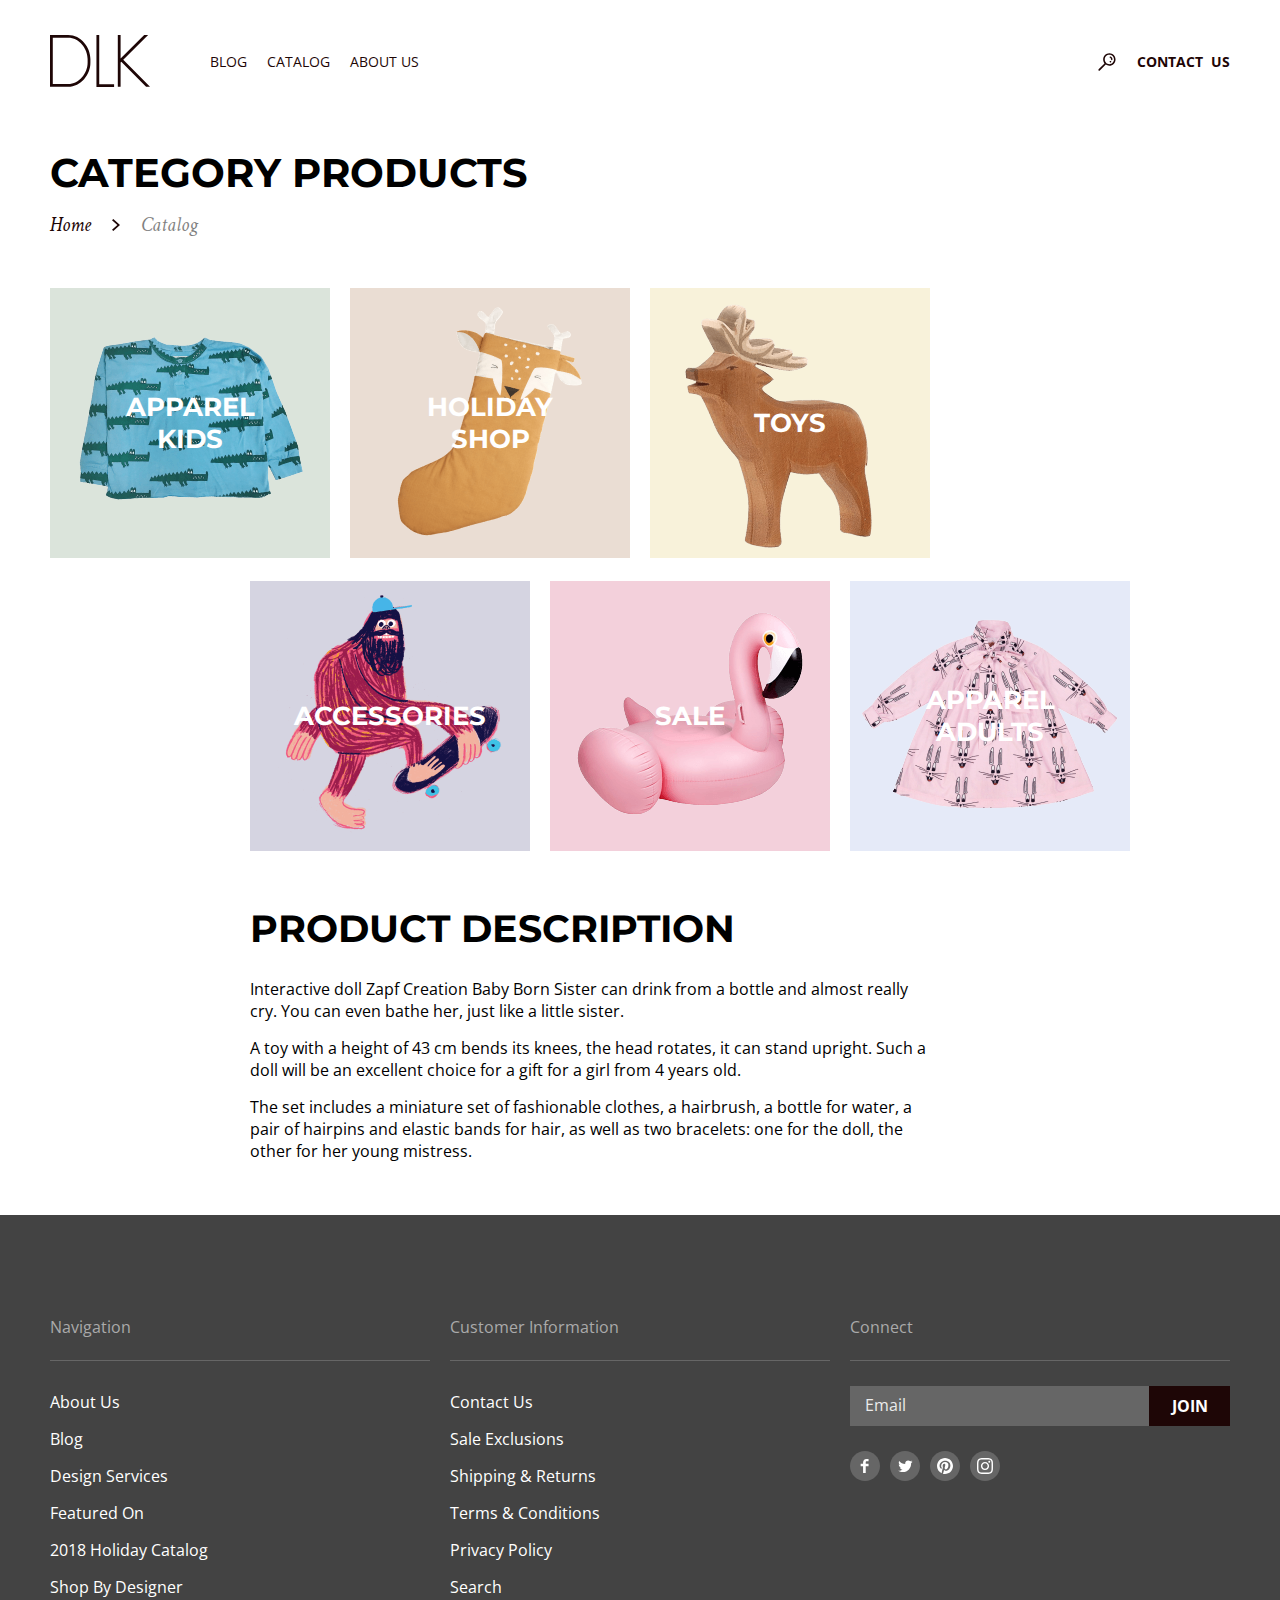
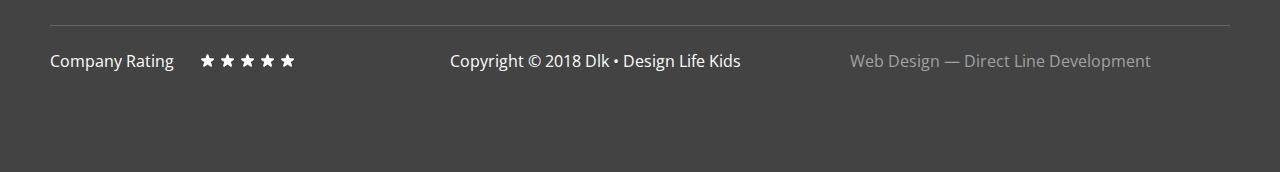
<file: pages/catalog/index.html>
<!DOCTYPE html>
<html lang="en">
<head>
    <meta charset="UTF-8">
    <title>Catalog</title>
    <link rel="preconnect" href="https://fonts.gstatic.com">
    <link href="https://fonts.googleapis.com/css2?family=Crimson+Text:ital,wght@0,400;0,700;1,400;1,700&family=Montserrat:wght@300;400;600;700&family=Open+Sans:wght@400;700&display=swap" rel="stylesheet">
    <link rel="stylesheet" href="../../css/normalize.min.css">
    <link rel="stylesheet" href="../../css/common.min.css">
    <link rel="stylesheet" href="style.min.css">
</head>
<body>
    <header class="header container">        
        <div class="header-logo">
            <a href="../../index.html"><img src="../../images/logo-dlk.svg" width="100" height="52" alt="DLK"></a>
        </div>
        <nav class="header-nav">
            <ul class="outline header-list">
                <li class="header-item">
                    <a href="../blog/index.html">Blog</a>
                </li>
                <li class="header-item">
                    <a href="../catalog/index.html">Catalog</a>
                </li>
                <li class="header-item">
                    <a href="#">About us</a>
                </li>
            </ul>
        </nav>
        <div class="header-contacts-us-wrapper">
            <button class="header-button-magnifier">                        
                <svg class="search" width="18" height="18" viewBox="0 0 18 18" fill="none" xmlns="http://www.w3.org/2000/svg">
                    <path d="M11.3651 0.26001C7.94509 0.26001 5.16509 3.08001 5.16509 6.52001C5.16509 7.98001 5.6651 9.30002 6.4851 10.38L0.605098 16.32C0.265098 16.68 0.265098 17.24 0.605098 17.58C0.785098 17.76 1.0051 17.84 1.2251 17.84C1.4651 17.84 1.6851 17.76 1.8651 17.58L7.7451 11.62C8.7651 12.36 10.0051 12.78 11.3451 12.78C14.7651 12.78 17.5451 9.96001 17.5451 6.52001C17.5651 3.06001 14.7851 0.26001 11.3651 0.26001ZM11.3651 11.2C8.82509 11.2 6.76509 9.10001 6.76509 6.52001C6.76509 3.94001 8.82509 1.84001 11.3651 1.84001C13.9051 1.84001 15.9651 3.94001 15.9651 6.52001C15.9651 9.10001 13.9051 11.2 11.3651 11.2ZM14.4651 6.60001C14.4251 6.94001 14.1251 7.20001 13.7851 7.20001C13.7451 7.20001 13.7251 7.20001 13.6851 7.20001C13.3051 7.14001 13.0451 6.80001 13.0851 6.42001C13.2251 5.38001 12.0651 4.84001 12.0051 4.82001C11.6651 4.66001 11.5051 4.24001 11.6651 3.90001C11.8251 3.56001 12.2251 3.40001 12.5851 3.54001C12.6651 3.56001 14.7451 4.52001 14.4651 6.60001ZM13.0051 8.12001C13.1451 8.26001 13.2451 8.48002 13.2451 8.68002C13.2451 8.90002 13.1651 9.10001 13.0051 9.24002C12.8651 9.38002 12.6451 9.48002 12.4451 9.48002C12.2451 9.48002 12.0251 9.40001 11.8851 9.24002C11.7451 9.10001 11.6451 8.88002 11.6451 8.68002C11.6451 8.48002 11.7251 8.26001 11.8851 8.12001C12.0251 7.98001 12.2451 7.88002 12.4451 7.88002C12.6451 7.88002 12.8451 7.96001 13.0051 8.12001Z" fill="#1E0606"/>
                </svg>                                
            </button>
            <div>
                <a href="../contacts/index.html" class="header-contact-us">Contact us</a>
            </div>            
        </div>
    </header>
    <main>
        <section class="products container">
            <h1>Category products</h1>
            <div class="breadcrumbs container">  
                <ol class="breadcrumbs-list outline">
                    <li class="breadcrumbs-item">
                        <a href="../../index.html">Home</a>
                    </li>
                    <li class="breadcrumbs-item">
                        Catalog
                    </li>
                </ol>
            </div>
            <div class="product-list-wrapper">
                <ul class="products-list">
                    <li>
                        <a href="#" class="products-link">
                            <div class="products-items prod-item-01">                            
                                <div class="product-title">
                                    <h3>Apparel kids</h3>                                
                                </div>
                                <div class="product-picture">
                                    <img src="../../images/products-apparel_kids.png" width="244" height="177" alt="">
                                </div>                            
                            </div>
                        </a>
                    </li>
                    <li>
                        <a href="#" class="products-link">
                            <div class="products-items prod-item-02">
                                <div class="product-title">
                                    <h3>Holiday Shop</h3>                        
                                </div>
                                <div class="product-picture">
                                    <img src="../../images/products-holiday_shop.png" width="208" height="244" alt="">
                                </div> 
                            </div>
                        </a>
                    </li>
                    <li>
                        <a href="detail.html" class="products-link">
                            <div class="products-items prod-item-03">
                                <div class="product-title">
                                    <h3>Toys</h3>                        
                                </div>
                                <div class="product-picture">
                                    <img src="../../images/products-toys.png" width="270" height="270" alt="">
                                </div> 
                            </div>
                        </a>
                    </li>
                </ul>                    
                <ul class="products-list">
                    <li>
                        <a href="#" class="products-link">
                            <div class="products-items prod-item-04">
                                <div class="product-title">
                                    <h3>Accessories</h3>  
                                </div>
                                <div class="product-picture">
                                    <img src="../../images/products-accessories.png" width="240" height="250" alt="">
                                </div> 
                            </div>
                        </a>
                    </li>
                    <li>
                        <a href="#" class="products-link">
                            <div class="products-items prod-item-05">
                                <div class="product-title">
                                    <h3>Sale</h3>                        
                                </div>
                                <div class="product-picture">
                                    <img src="../../images/products-sale.png" width="248" height="248" alt="">
                                </div> 
                            </div>
                        </a>
                    </li>
                    <li>
                        <a href="#" class="products-link">
                            <div class="products-items prod-item-06">
                                <div class="product-title">
                                    <h3>Apparel Adults</h3>                        
                                </div>
                                <div class="product-picture">
                                    <img src="../../images/products-apparel_adults.png" width="272" height="205" alt="">
                                </div> 
                            </div>
                        </a>
                    </li>
                </ul>  
            </div>
        </section>
        <section class="product_description container">
            <div class="product_description-wrapper">
                <h2 class="product_description-title">Product Description</h2>
                <p class="product_description-details">Interactive doll Zapf Creation Baby Born Sister can drink from a bottle and almost really cry. You can even bathe her, just like a little sister.</p>
                <p class="product_description-details">A toy with a height of 43 cm bends its knees, the head rotates, it can stand upright. Such a doll will be an excellent choice for a gift for a girl from 4 years old.</p>
                <p class="product_description-details">The set includes a miniature set of fashionable clothes, a hairbrush, a bottle for water, a pair of hairpins and elastic bands for hair, as well as two bracelets: one for the doll, the other for her young mistress.</p>
            </div>        
        </section>
    </main>
    <footer>
        <div class="footer-wrapper footer-wrapper-1 container">
            <section class="footer-section">        
                <h4>Navigation</h4>
                <nav class="footer-nav">
                    <ul class="outline footer-nav-list">
                        <li><a href="#">About Us</a></li>
                        <li><a href="pages/blog/index.html">Blog</a></li>
                        <li><a href="#">Design Services</a></li>
                        <li><a href="#">Featured On</a></li>
                        <li><a href="#">2018 Holiday Catalog</a></li>
                        <li><a href="#">Shop By Designer</a></li>
                    </ul>
                </nav>        
            </section>
            <section class="footer-section">        
                <h4>Customer Information</h4>
                <nav class="footer-nav">
                    <ul class="outline footer-nav-list">
                        <li><a href="pages/contacts/index.html">Contact Us</a></li>
                        <li><a href="#">Sale Exclusions</a></li>
                        <li><a href="#">Shipping & Returns</a></li>
                        <li><a href="#">Terms & Conditions</a></li>
                        <li><a href="#">Privacy Policy</a></li>
                        <li><a href="#">Search</a></li>
                    </ul>
                </nav>        
            </section>
            <section class="footer-section">        
                <h4>Connect</h4>
                <div class="footer-nav">
                    <form action="#" class="footer-form">            
                        <label for="email1" class="footer-label-email">Email</label>
                        <input type="email" placeholder="Email" id="email1" class="footer-input-field">
                        <button class="button join">Join</button>
                    </form>
                </div>                               
                <ul class="outline footer-social-list">
                    <li>
                        <a href="#" target="_blank">
                            <svg width="30" height="30" viewBox="0 0 30 30" fill="none" xmlns="http://www.w3.org/2000/svg">
                                <path fill-rule="evenodd" clip-rule="evenodd" d="M0 15C0 6.71573 6.71573 0 15 0C23.2843 0 30 6.71573 30 15C30 23.2843 23.2843 30 15 30C6.71573 30 0 23.2843 0 15Z" fill="#666666"/>
                                <path fill-rule="evenodd" clip-rule="evenodd" d="M18.5527 10.3672H16.2967C16.0307 10.3672 15.7337 10.7172 15.7337 11.1852V12.8142H18.5527V15.1352H15.7337V22.1052H13.0707V15.1352H10.6577V12.8142H13.0707V11.4472C13.0707 9.48823 14.4317 7.89423 16.2967 7.89423H18.5527V10.3672Z" fill="white"/>
                            </svg>
                        </a>
                    </li>
                    <li>
                        <a href="#" target="_blank">
                            <svg width="30" height="30" viewBox="0 0 30 30" fill="none" xmlns="http://www.w3.org/2000/svg">
                                <path fill-rule="evenodd" clip-rule="evenodd" d="M0 15C0 6.71573 6.71573 0 15 0C23.2843 0 30 6.71573 30 15C30 23.2843 23.2843 30 15 30C6.71573 30 0 23.2843 0 15Z" fill="#666666"/>
                                <path fill-rule="evenodd" clip-rule="evenodd" d="M21.1006 12.2891C21.1056 12.4161 21.1096 12.5431 21.1096 12.6721C21.1096 16.5761 18.1366 21.0781 12.7026 21.0781C11.0346 21.0781 9.48058 20.5881 8.17358 19.7501C8.40658 19.7771 8.64158 19.7911 8.87958 19.7911C10.2636 19.7911 11.5376 19.3181 12.5486 18.5251C11.2556 18.5021 10.1656 17.6481 9.78758 16.4751C9.96858 16.5101 10.1546 16.5271 10.3446 16.5271C10.6136 16.5271 10.8746 16.4921 11.1226 16.4241C9.77158 16.1521 8.75158 14.9591 8.75158 13.5271V13.4901C9.15058 13.7111 9.60758 13.8441 10.0916 13.8591C9.29858 13.3301 8.77758 12.4261 8.77758 11.4001C8.77758 10.8591 8.92258 10.3521 9.17658 9.9161C10.6326 11.7031 12.8106 12.8791 15.2656 13.0021C15.2156 12.7851 15.1906 12.5601 15.1906 12.3281C15.1906 10.6971 16.5126 9.3751 18.1446 9.3751C18.9936 9.3751 19.7616 9.7321 20.2996 10.3071C20.9736 10.1761 21.6056 9.9301 22.1766 9.5901C21.9556 10.2811 21.4886 10.8591 20.8766 11.2251C21.4746 11.1541 22.0446 10.9961 22.5756 10.7601C22.1776 11.3521 21.6776 11.8731 21.1006 12.2891Z" fill="white"/>
                            </svg>                                
                        </a>
                    </li>
                    <li>
                        <a href="#" target="_blank">
                            <svg width="30" height="30" viewBox="0 0 30 30" fill="none" xmlns="http://www.w3.org/2000/svg">
                                <path fill-rule="evenodd" clip-rule="evenodd" d="M0 15C0 6.71573 6.71573 0 15 0C23.2843 0 30 6.71573 30 15C30 23.2843 23.2843 30 15 30C6.71573 30 0 23.2843 0 15Z" fill="#666666"/>
                                <path fill-rule="evenodd" clip-rule="evenodd" d="M15.0005 7C10.5825 7 7 10.5816 7 15.0005C7 18.2754 8.97001 21.0902 11.7896 22.3273C11.767 21.7694 11.7858 21.0977 11.9279 20.49C12.0821 19.8408 12.9571 16.1313 12.9571 16.1313C12.9571 16.1313 12.7021 15.6205 12.7021 14.865C12.7021 13.6796 13.3898 12.7943 14.245 12.7943C14.9722 12.7943 15.3241 13.3409 15.3241 13.9957C15.3241 14.7267 14.8575 15.8208 14.6176 16.8341C14.4172 17.6836 15.0428 18.3751 15.8801 18.3751C17.3957 18.3751 18.4165 16.4286 18.4165 14.1218C18.4165 12.3691 17.2358 11.0567 15.088 11.0567C12.6617 11.0567 11.1498 12.8658 11.1498 14.8866C11.1498 15.5847 11.3549 16.0758 11.6767 16.4559C11.8253 16.6318 11.8451 16.7014 11.7914 16.9027C11.7538 17.0486 11.6654 17.4042 11.6287 17.5444C11.5751 17.7466 11.4114 17.82 11.2288 17.7448C10.1102 17.2885 9.58999 16.0645 9.58999 14.6881C9.58999 12.4161 11.5064 9.68972 15.3072 9.68972C18.3619 9.68972 20.3724 11.9015 20.3724 14.2732C20.3724 17.4117 18.6282 19.7562 16.0551 19.7562C15.1924 19.7562 14.3795 19.2895 14.1011 18.7599C14.1011 18.7599 13.6363 20.6029 13.5385 20.9585C13.3691 21.5747 13.037 22.1919 12.7332 22.6717C13.4529 22.8843 14.213 23 15.0005 23C19.4184 23 23 19.4184 23 15.0005C23 10.5816 19.4184 7 15.0005 7Z" fill="white"/>
                            </svg>
                        </a>
                    </li>
                    <li>
                        <a href="#" target="_blank">
                            <svg width="30" height="30" viewBox="0 0 30 30" fill="none" xmlns="http://www.w3.org/2000/svg">
                                <path fill-rule="evenodd" clip-rule="evenodd" d="M0 15C0 6.71573 6.71573 0 15 0C23.2843 0 30 6.71573 30 15C30 23.2843 23.2843 30 15 30C6.71573 30 0 23.2843 0 15Z" fill="#666666"/>
                                <path fill-rule="evenodd" clip-rule="evenodd" d="M15 7C12.8273 7 12.5549 7.0092 11.7016 7.04813C10.8501 7.08697 10.2686 7.22223 9.7597 7.42C9.23363 7.62443 8.7875 7.89797 8.3427 8.3427C7.89797 8.7875 7.62443 9.23363 7.42 9.7597C7.22223 10.2686 7.08697 10.8501 7.04813 11.7016C7.0092 12.5549 7 12.8273 7 15C7 17.1727 7.0092 17.4451 7.04813 18.2984C7.08697 19.1499 7.22223 19.7314 7.42 20.2403C7.62443 20.7664 7.89797 21.2125 8.3427 21.6573C8.7875 22.102 9.23363 22.3756 9.7597 22.58C10.2686 22.7778 10.8501 22.913 11.7016 22.9519C12.5549 22.9908 12.8273 23 15 23C17.1727 23 17.4451 22.9908 18.2984 22.9519C19.1499 22.913 19.7314 22.7778 20.2403 22.58C20.7664 22.3756 21.2125 22.102 21.6573 21.6573C22.102 21.2125 22.3756 20.7664 22.58 20.2403C22.7778 19.7314 22.913 19.1499 22.9519 18.2984C22.9908 17.4451 23 17.1727 23 15C23 12.8273 22.9908 12.5549 22.9519 11.7016C22.913 10.8501 22.7778 10.2686 22.58 9.7597C22.3756 9.23363 22.102 8.7875 21.6573 8.3427C21.2125 7.89797 20.7664 7.62443 20.2403 7.42C19.7314 7.22223 19.1499 7.08697 18.2984 7.04813C17.4451 7.0092 17.1727 7 15 7ZM15 8.44143C17.1361 8.44143 17.3891 8.4496 18.2327 8.4881C19.0127 8.52367 19.4363 8.65397 19.7182 8.76353C20.0916 8.90867 20.3581 9.08203 20.638 9.362C20.918 9.6419 21.0913 9.9084 21.2365 10.2818C21.346 10.5637 21.4763 10.9873 21.5119 11.7673C21.5504 12.6109 21.5586 12.8639 21.5586 15C21.5586 17.1361 21.5504 17.3891 21.5119 18.2327C21.4763 19.0127 21.346 19.4363 21.2365 19.7182C21.0913 20.0916 20.918 20.3581 20.638 20.638C20.3581 20.918 20.0916 21.0913 19.7182 21.2365C19.4363 21.346 19.0127 21.4763 18.2327 21.5119C17.3892 21.5504 17.1363 21.5586 15 21.5586C12.8637 21.5586 12.6108 21.5504 11.7673 21.5119C10.9873 21.4763 10.5637 21.346 10.2818 21.2365C9.9084 21.0913 9.64193 20.918 9.36197 20.638C9.08207 20.3581 8.90867 20.0916 8.76353 19.7182C8.65397 19.4363 8.52367 19.0127 8.4881 18.2327C8.4496 17.3891 8.44143 17.1361 8.44143 15C8.44143 12.8639 8.4496 12.6109 8.4881 11.7673C8.52367 10.9873 8.65397 10.5637 8.76353 10.2818C8.90867 9.9084 9.08203 9.6419 9.36197 9.362C9.64193 9.08203 9.9084 8.90867 10.2818 8.76353C10.5637 8.65397 10.9873 8.52367 11.7673 8.4881C12.6109 8.4496 12.8639 8.44143 15 8.44143ZM10.8919 15C10.8919 12.7311 12.7311 10.8919 15 10.8919C17.2689 10.8919 19.1081 12.7311 19.1081 15C19.1081 17.2689 17.2689 19.1081 15 19.1081C12.7311 19.1081 10.8919 17.2689 10.8919 15ZM15 17.6667C13.5272 17.6667 12.3333 16.4728 12.3333 15C12.3333 13.5272 13.5272 12.3333 15 12.3333C16.4728 12.3333 17.6667 13.5272 17.6667 15C17.6667 16.4728 16.4728 17.6667 15 17.6667ZM19.2704 11.6896C19.8006 11.6896 20.2304 11.2598 20.2304 10.7296C20.2304 10.1994 19.8006 9.76957 19.2704 9.76957C18.7402 9.76957 18.3104 10.1994 18.3104 10.7296C18.3104 11.2598 18.7402 11.6896 19.2704 11.6896Z" fill="white"/>
                            </svg>
                        </a>
                    </li>
                </ul>                     
            </section>
        </div>
        <div class="footer-wrapper footer-wrapper-2 container">
            <div class="footer-section footer-rating_block">
                <input name="rating" value="5" id="rating_5" type="radio" />
                <label for="rating_5" class="footer-rating_label"></label>               
                <input name="rating" value="4" id="rating_4" type="radio" />
                <label for="rating_4" class="footer-rating_label"></label>               
                <input name="rating" value="3" id="rating_3" type="radio" />
                <label for="rating_3" class="footer-rating_label"></label>               
                <input name="rating" value="2" id="rating_2" type="radio" />
                <label for="rating_2" class="footer-rating_label"></label>               
                <input name="rating" value="1" id="rating_1" type="radio" />
                <label for="rating_1" class="footer-rating_label"></label>
                <div class="footer-rating-title">Company Rating</div>
            </div>                        
            <div class="footer-section">
                Copyright © 2018 Dlk • Design Life Kids
            </div>
            <div class="footer-section">
                <a href="#" class="footer-dl_digital-link">Web Design — Direct Line Development</a>
            </div>                    
        </div>        
    </footer>   
</body>
</html>
</file>
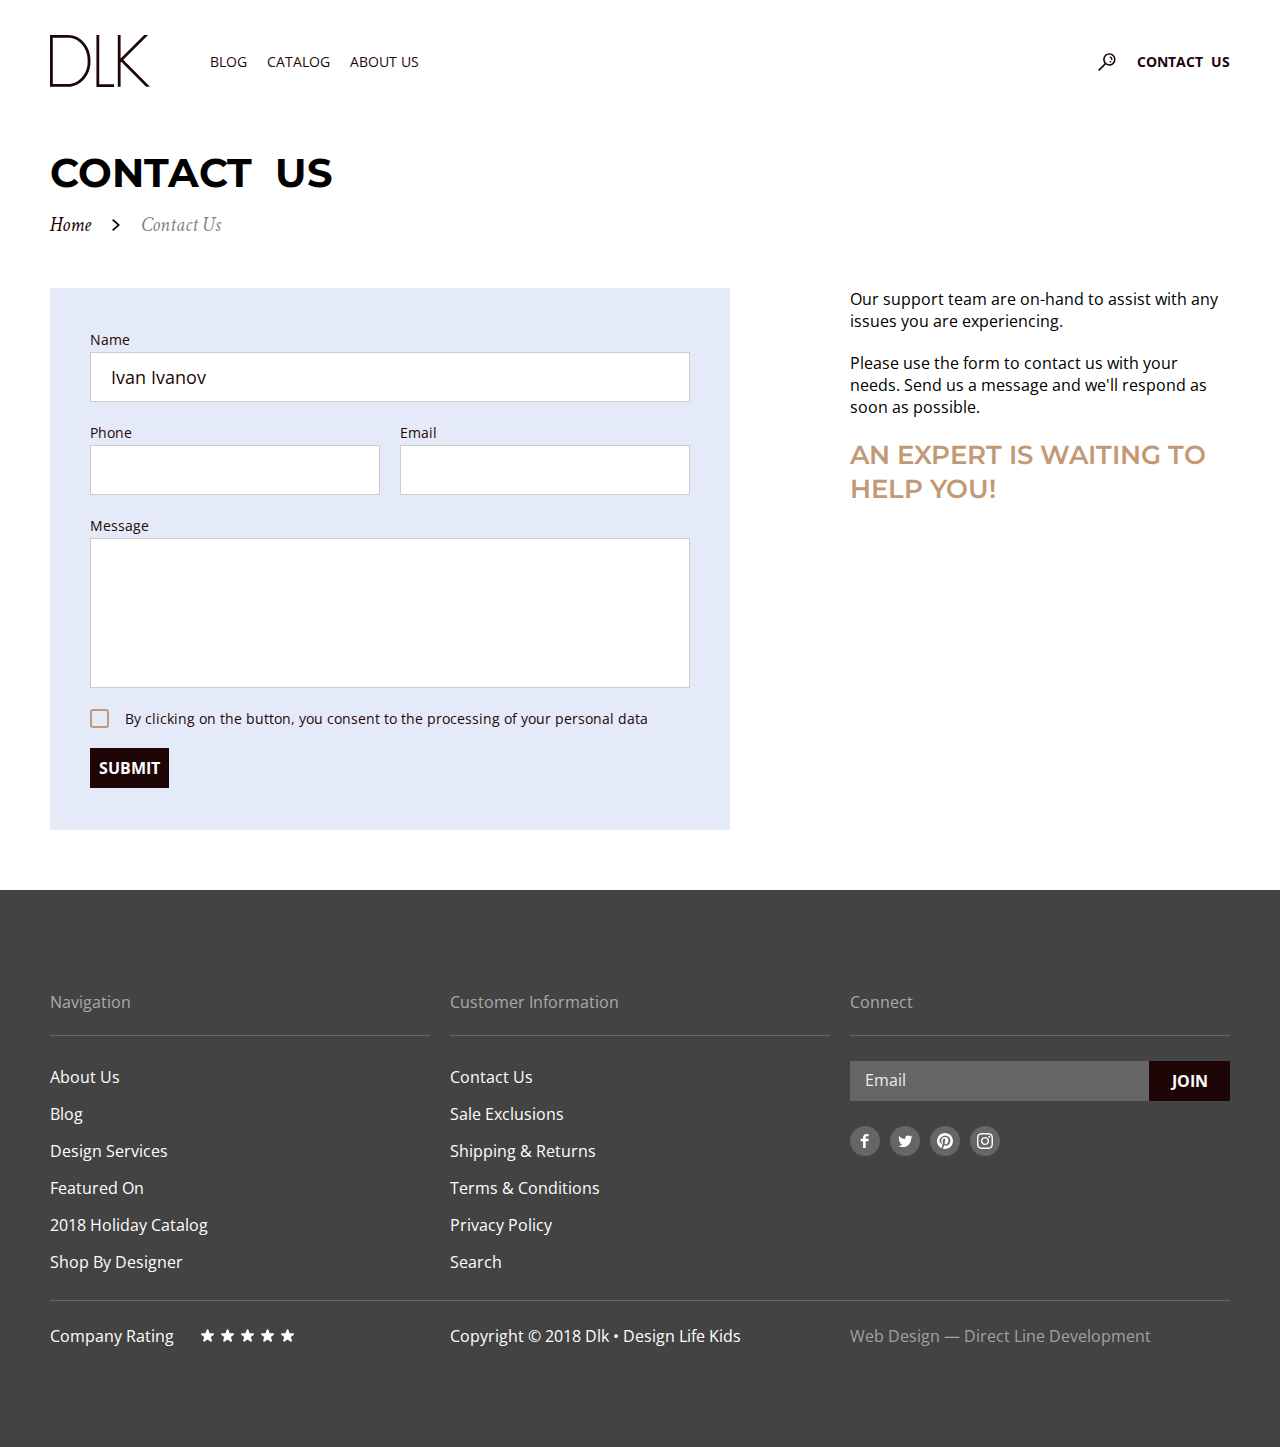
<file: pages/contacts/index.html>
<!DOCTYPE html>
<html lang="en">
<head>
    <meta charset="UTF-8">
    <title>Contact us</title>
    <link rel="preconnect" href="https://fonts.gstatic.com">
    <link href="https://fonts.googleapis.com/css2?family=Crimson+Text:ital,wght@0,400;0,700;1,400;1,700&family=Montserrat:wght@300;400;600;700&family=Open+Sans:wght@400;700&display=swap" rel="stylesheet">
    <link rel="stylesheet" href="../../css/normalize.min.css">
    <link rel="stylesheet" href="../../css/common.min.css">
    <link rel="stylesheet" href="style.min.css">
</head>
<body>
    <header class="header container">        
        <div class="header-logo">
            <a href="../../index.html"><img src="../../images/logo-dlk.svg" width="100" height="52" alt="DLK"></a>
        </div>
        <nav class="header-nav">
            <ul class="outline header-list">
                <li class="header-item">
                    <a href="../blog/index.html">Blog</a>
                </li>
                <li class="header-item">
                    <a href="../catalog/index.html">Catalog</a>
                </li>
                <li class="header-item">
                    <a href="#">About us</a>
                </li>
            </ul>
        </nav>
        <div class="header-contacts-us-wrapper">
            <button class="header-button-magnifier">                        
                <svg class="search" width="18" height="18" viewBox="0 0 18 18" fill="none" xmlns="http://www.w3.org/2000/svg">
                    <path d="M11.3651 0.26001C7.94509 0.26001 5.16509 3.08001 5.16509 6.52001C5.16509 7.98001 5.6651 9.30002 6.4851 10.38L0.605098 16.32C0.265098 16.68 0.265098 17.24 0.605098 17.58C0.785098 17.76 1.0051 17.84 1.2251 17.84C1.4651 17.84 1.6851 17.76 1.8651 17.58L7.7451 11.62C8.7651 12.36 10.0051 12.78 11.3451 12.78C14.7651 12.78 17.5451 9.96001 17.5451 6.52001C17.5651 3.06001 14.7851 0.26001 11.3651 0.26001ZM11.3651 11.2C8.82509 11.2 6.76509 9.10001 6.76509 6.52001C6.76509 3.94001 8.82509 1.84001 11.3651 1.84001C13.9051 1.84001 15.9651 3.94001 15.9651 6.52001C15.9651 9.10001 13.9051 11.2 11.3651 11.2ZM14.4651 6.60001C14.4251 6.94001 14.1251 7.20001 13.7851 7.20001C13.7451 7.20001 13.7251 7.20001 13.6851 7.20001C13.3051 7.14001 13.0451 6.80001 13.0851 6.42001C13.2251 5.38001 12.0651 4.84001 12.0051 4.82001C11.6651 4.66001 11.5051 4.24001 11.6651 3.90001C11.8251 3.56001 12.2251 3.40001 12.5851 3.54001C12.6651 3.56001 14.7451 4.52001 14.4651 6.60001ZM13.0051 8.12001C13.1451 8.26001 13.2451 8.48002 13.2451 8.68002C13.2451 8.90002 13.1651 9.10001 13.0051 9.24002C12.8651 9.38002 12.6451 9.48002 12.4451 9.48002C12.2451 9.48002 12.0251 9.40001 11.8851 9.24002C11.7451 9.10001 11.6451 8.88002 11.6451 8.68002C11.6451 8.48002 11.7251 8.26001 11.8851 8.12001C12.0251 7.98001 12.2451 7.88002 12.4451 7.88002C12.6451 7.88002 12.8451 7.96001 13.0051 8.12001Z" fill="#1E0606"/>
                </svg>                                
            </button>
            <div>
                <a href="../contacts/index.html" class="header-contact-us">Contact us</a>
            </div>            
        </div>
    </header>
    <main>
        <section class="contacts container">
            <h1 class="contacts-title">Contact us</h1>
            <div class="breadcrumbs container">  
                <ol class="breadcrumbs-list outline">
                    <li class="breadcrumbs-item">
                        <a href="../../index.html">Home</a>
                    </li>
                    <li class="breadcrumbs-item">
                        Contact Us
                    </li>
                </ol>
            </div>
        </section>
        <div class="contacts-support-wrapper container">        
            <form action="#" method="POST" class="contact-form">
                <fieldset class="contact-wrapper">				                   
                        <label for="contact-name">Name</label>
                        <input type="text" id="contact-name" placeholder="Ivan Ivanov">			
                </fieldset>			            
                <fieldset class="contact-line">
                    <div class="contact-wrapper contact-block">                    
                        <label for="contact-phone">Phone</label>
                        <input type="tel" id="contact-phone">
                    </div>
                    <div class="contact-wrapper contact-block">                    
                        <label for="contact-email">Email</label>
                        <input type="email" id="contact-email">
                    </div>
                </fieldset>
                <fieldset class="contact-wrapper">                    
                    <label for="message">Message</label>
                    <textarea name="message" id="message"></textarea>
                </fieldset>
                <fieldset class="contact-confirmation">                
                    <input type="checkbox" name="confirm" id="confirm" value="confirmed">
                    <label for="confirm" class="confirm-label">By clicking on the button, you consent to the processing of your personal data</label>                
                </fieldset>
                <button class="button contact-submit">Submit</button>			
            </form>            
            <div class="support">
                <p>Our support team are on-hand to assist with any issues you are experiencing.</p>
                <p>Please use the form to contact us with your needs. Send us a message and we'll respond as soon as possible.</p>
                <p class="support-statement">An expert is waiting to help you!</p>
            </div>
        </div>
    </main>    
    <footer>
        <div class="footer-wrapper footer-wrapper-1 container">
            <section class="footer-section">        
                <h4>Navigation</h4>
                <nav class="footer-nav">
                    <ul class="outline footer-nav-list">
                        <li><a href="#">About Us</a></li>
                        <li><a href="pages/blog/index.html">Blog</a></li>
                        <li><a href="#">Design Services</a></li>
                        <li><a href="#">Featured On</a></li>
                        <li><a href="#">2018 Holiday Catalog</a></li>
                        <li><a href="#">Shop By Designer</a></li>
                    </ul>
                </nav>        
            </section>
            <section class="footer-section">        
                <h4>Customer Information</h4>
                <nav class="footer-nav">
                    <ul class="outline footer-nav-list">
                        <li><a href="pages/contacts/index.html">Contact Us</a></li>
                        <li><a href="#">Sale Exclusions</a></li>
                        <li><a href="#">Shipping & Returns</a></li>
                        <li><a href="#">Terms & Conditions</a></li>
                        <li><a href="#">Privacy Policy</a></li>
                        <li><a href="#">Search</a></li>
                    </ul>
                </nav>        
            </section>
            <section class="footer-section">        
                <h4>Connect</h4>
                <div class="footer-nav">
                    <form action="#" class="footer-form">            
                        <label for="email1" class="footer-label-email">Email</label>
                        <input type="email" placeholder="Email" id="email1" class="footer-input-field">
                        <button class="button join">Join</button>
                    </form>
                </div>                               
                <ul class="outline footer-social-list">
                    <li>
                        <a href="#" target="_blank">
                            <svg width="30" height="30" viewBox="0 0 30 30" fill="none" xmlns="http://www.w3.org/2000/svg">
                                <path fill-rule="evenodd" clip-rule="evenodd" d="M0 15C0 6.71573 6.71573 0 15 0C23.2843 0 30 6.71573 30 15C30 23.2843 23.2843 30 15 30C6.71573 30 0 23.2843 0 15Z" fill="#666666"/>
                                <path fill-rule="evenodd" clip-rule="evenodd" d="M18.5527 10.3672H16.2967C16.0307 10.3672 15.7337 10.7172 15.7337 11.1852V12.8142H18.5527V15.1352H15.7337V22.1052H13.0707V15.1352H10.6577V12.8142H13.0707V11.4472C13.0707 9.48823 14.4317 7.89423 16.2967 7.89423H18.5527V10.3672Z" fill="white"/>
                            </svg>
                        </a>
                    </li>
                    <li>
                        <a href="#" target="_blank">
                            <svg width="30" height="30" viewBox="0 0 30 30" fill="none" xmlns="http://www.w3.org/2000/svg">
                                <path fill-rule="evenodd" clip-rule="evenodd" d="M0 15C0 6.71573 6.71573 0 15 0C23.2843 0 30 6.71573 30 15C30 23.2843 23.2843 30 15 30C6.71573 30 0 23.2843 0 15Z" fill="#666666"/>
                                <path fill-rule="evenodd" clip-rule="evenodd" d="M21.1006 12.2891C21.1056 12.4161 21.1096 12.5431 21.1096 12.6721C21.1096 16.5761 18.1366 21.0781 12.7026 21.0781C11.0346 21.0781 9.48058 20.5881 8.17358 19.7501C8.40658 19.7771 8.64158 19.7911 8.87958 19.7911C10.2636 19.7911 11.5376 19.3181 12.5486 18.5251C11.2556 18.5021 10.1656 17.6481 9.78758 16.4751C9.96858 16.5101 10.1546 16.5271 10.3446 16.5271C10.6136 16.5271 10.8746 16.4921 11.1226 16.4241C9.77158 16.1521 8.75158 14.9591 8.75158 13.5271V13.4901C9.15058 13.7111 9.60758 13.8441 10.0916 13.8591C9.29858 13.3301 8.77758 12.4261 8.77758 11.4001C8.77758 10.8591 8.92258 10.3521 9.17658 9.9161C10.6326 11.7031 12.8106 12.8791 15.2656 13.0021C15.2156 12.7851 15.1906 12.5601 15.1906 12.3281C15.1906 10.6971 16.5126 9.3751 18.1446 9.3751C18.9936 9.3751 19.7616 9.7321 20.2996 10.3071C20.9736 10.1761 21.6056 9.9301 22.1766 9.5901C21.9556 10.2811 21.4886 10.8591 20.8766 11.2251C21.4746 11.1541 22.0446 10.9961 22.5756 10.7601C22.1776 11.3521 21.6776 11.8731 21.1006 12.2891Z" fill="white"/>
                            </svg>                                
                        </a>
                    </li>
                    <li>
                        <a href="#" target="_blank">
                            <svg width="30" height="30" viewBox="0 0 30 30" fill="none" xmlns="http://www.w3.org/2000/svg">
                                <path fill-rule="evenodd" clip-rule="evenodd" d="M0 15C0 6.71573 6.71573 0 15 0C23.2843 0 30 6.71573 30 15C30 23.2843 23.2843 30 15 30C6.71573 30 0 23.2843 0 15Z" fill="#666666"/>
                                <path fill-rule="evenodd" clip-rule="evenodd" d="M15.0005 7C10.5825 7 7 10.5816 7 15.0005C7 18.2754 8.97001 21.0902 11.7896 22.3273C11.767 21.7694 11.7858 21.0977 11.9279 20.49C12.0821 19.8408 12.9571 16.1313 12.9571 16.1313C12.9571 16.1313 12.7021 15.6205 12.7021 14.865C12.7021 13.6796 13.3898 12.7943 14.245 12.7943C14.9722 12.7943 15.3241 13.3409 15.3241 13.9957C15.3241 14.7267 14.8575 15.8208 14.6176 16.8341C14.4172 17.6836 15.0428 18.3751 15.8801 18.3751C17.3957 18.3751 18.4165 16.4286 18.4165 14.1218C18.4165 12.3691 17.2358 11.0567 15.088 11.0567C12.6617 11.0567 11.1498 12.8658 11.1498 14.8866C11.1498 15.5847 11.3549 16.0758 11.6767 16.4559C11.8253 16.6318 11.8451 16.7014 11.7914 16.9027C11.7538 17.0486 11.6654 17.4042 11.6287 17.5444C11.5751 17.7466 11.4114 17.82 11.2288 17.7448C10.1102 17.2885 9.58999 16.0645 9.58999 14.6881C9.58999 12.4161 11.5064 9.68972 15.3072 9.68972C18.3619 9.68972 20.3724 11.9015 20.3724 14.2732C20.3724 17.4117 18.6282 19.7562 16.0551 19.7562C15.1924 19.7562 14.3795 19.2895 14.1011 18.7599C14.1011 18.7599 13.6363 20.6029 13.5385 20.9585C13.3691 21.5747 13.037 22.1919 12.7332 22.6717C13.4529 22.8843 14.213 23 15.0005 23C19.4184 23 23 19.4184 23 15.0005C23 10.5816 19.4184 7 15.0005 7Z" fill="white"/>
                            </svg>
                        </a>
                    </li>
                    <li>
                        <a href="#" target="_blank">
                            <svg width="30" height="30" viewBox="0 0 30 30" fill="none" xmlns="http://www.w3.org/2000/svg">
                                <path fill-rule="evenodd" clip-rule="evenodd" d="M0 15C0 6.71573 6.71573 0 15 0C23.2843 0 30 6.71573 30 15C30 23.2843 23.2843 30 15 30C6.71573 30 0 23.2843 0 15Z" fill="#666666"/>
                                <path fill-rule="evenodd" clip-rule="evenodd" d="M15 7C12.8273 7 12.5549 7.0092 11.7016 7.04813C10.8501 7.08697 10.2686 7.22223 9.7597 7.42C9.23363 7.62443 8.7875 7.89797 8.3427 8.3427C7.89797 8.7875 7.62443 9.23363 7.42 9.7597C7.22223 10.2686 7.08697 10.8501 7.04813 11.7016C7.0092 12.5549 7 12.8273 7 15C7 17.1727 7.0092 17.4451 7.04813 18.2984C7.08697 19.1499 7.22223 19.7314 7.42 20.2403C7.62443 20.7664 7.89797 21.2125 8.3427 21.6573C8.7875 22.102 9.23363 22.3756 9.7597 22.58C10.2686 22.7778 10.8501 22.913 11.7016 22.9519C12.5549 22.9908 12.8273 23 15 23C17.1727 23 17.4451 22.9908 18.2984 22.9519C19.1499 22.913 19.7314 22.7778 20.2403 22.58C20.7664 22.3756 21.2125 22.102 21.6573 21.6573C22.102 21.2125 22.3756 20.7664 22.58 20.2403C22.7778 19.7314 22.913 19.1499 22.9519 18.2984C22.9908 17.4451 23 17.1727 23 15C23 12.8273 22.9908 12.5549 22.9519 11.7016C22.913 10.8501 22.7778 10.2686 22.58 9.7597C22.3756 9.23363 22.102 8.7875 21.6573 8.3427C21.2125 7.89797 20.7664 7.62443 20.2403 7.42C19.7314 7.22223 19.1499 7.08697 18.2984 7.04813C17.4451 7.0092 17.1727 7 15 7ZM15 8.44143C17.1361 8.44143 17.3891 8.4496 18.2327 8.4881C19.0127 8.52367 19.4363 8.65397 19.7182 8.76353C20.0916 8.90867 20.3581 9.08203 20.638 9.362C20.918 9.6419 21.0913 9.9084 21.2365 10.2818C21.346 10.5637 21.4763 10.9873 21.5119 11.7673C21.5504 12.6109 21.5586 12.8639 21.5586 15C21.5586 17.1361 21.5504 17.3891 21.5119 18.2327C21.4763 19.0127 21.346 19.4363 21.2365 19.7182C21.0913 20.0916 20.918 20.3581 20.638 20.638C20.3581 20.918 20.0916 21.0913 19.7182 21.2365C19.4363 21.346 19.0127 21.4763 18.2327 21.5119C17.3892 21.5504 17.1363 21.5586 15 21.5586C12.8637 21.5586 12.6108 21.5504 11.7673 21.5119C10.9873 21.4763 10.5637 21.346 10.2818 21.2365C9.9084 21.0913 9.64193 20.918 9.36197 20.638C9.08207 20.3581 8.90867 20.0916 8.76353 19.7182C8.65397 19.4363 8.52367 19.0127 8.4881 18.2327C8.4496 17.3891 8.44143 17.1361 8.44143 15C8.44143 12.8639 8.4496 12.6109 8.4881 11.7673C8.52367 10.9873 8.65397 10.5637 8.76353 10.2818C8.90867 9.9084 9.08203 9.6419 9.36197 9.362C9.64193 9.08203 9.9084 8.90867 10.2818 8.76353C10.5637 8.65397 10.9873 8.52367 11.7673 8.4881C12.6109 8.4496 12.8639 8.44143 15 8.44143ZM10.8919 15C10.8919 12.7311 12.7311 10.8919 15 10.8919C17.2689 10.8919 19.1081 12.7311 19.1081 15C19.1081 17.2689 17.2689 19.1081 15 19.1081C12.7311 19.1081 10.8919 17.2689 10.8919 15ZM15 17.6667C13.5272 17.6667 12.3333 16.4728 12.3333 15C12.3333 13.5272 13.5272 12.3333 15 12.3333C16.4728 12.3333 17.6667 13.5272 17.6667 15C17.6667 16.4728 16.4728 17.6667 15 17.6667ZM19.2704 11.6896C19.8006 11.6896 20.2304 11.2598 20.2304 10.7296C20.2304 10.1994 19.8006 9.76957 19.2704 9.76957C18.7402 9.76957 18.3104 10.1994 18.3104 10.7296C18.3104 11.2598 18.7402 11.6896 19.2704 11.6896Z" fill="white"/>
                            </svg>
                        </a>
                    </li>
                </ul>                     
            </section>
        </div>
        <div class="footer-wrapper footer-wrapper-2 container">
            <div class="footer-section footer-rating_block">
                <input name="rating" value="5" id="rating_5" type="radio" />
                <label for="rating_5" class="footer-rating_label"></label>            
                <input name="rating" value="4" id="rating_4" type="radio" />
                <label for="rating_4" class="footer-rating_label"></label>            
                <input name="rating" value="3" id="rating_3" type="radio" />
                <label for="rating_3" class="footer-rating_label"></label>            
                <input name="rating" value="2" id="rating_2" type="radio" />
                <label for="rating_2" class="footer-rating_label"></label>            
                <input name="rating" value="1" id="rating_1" type="radio" />
                <label for="rating_1" class="footer-rating_label"></label>
                <div class="footer-rating-title">Company Rating</div>
            </div>                        
            <div class="footer-section">
                Copyright © 2018 Dlk • Design Life Kids
            </div>
            <div class="footer-section">
                <a href="#" class="footer-dl_digital-link">Web Design — Direct Line Development</a>
            </div>                    
        </div>        
    </footer>   
</body>
</html>
</file>
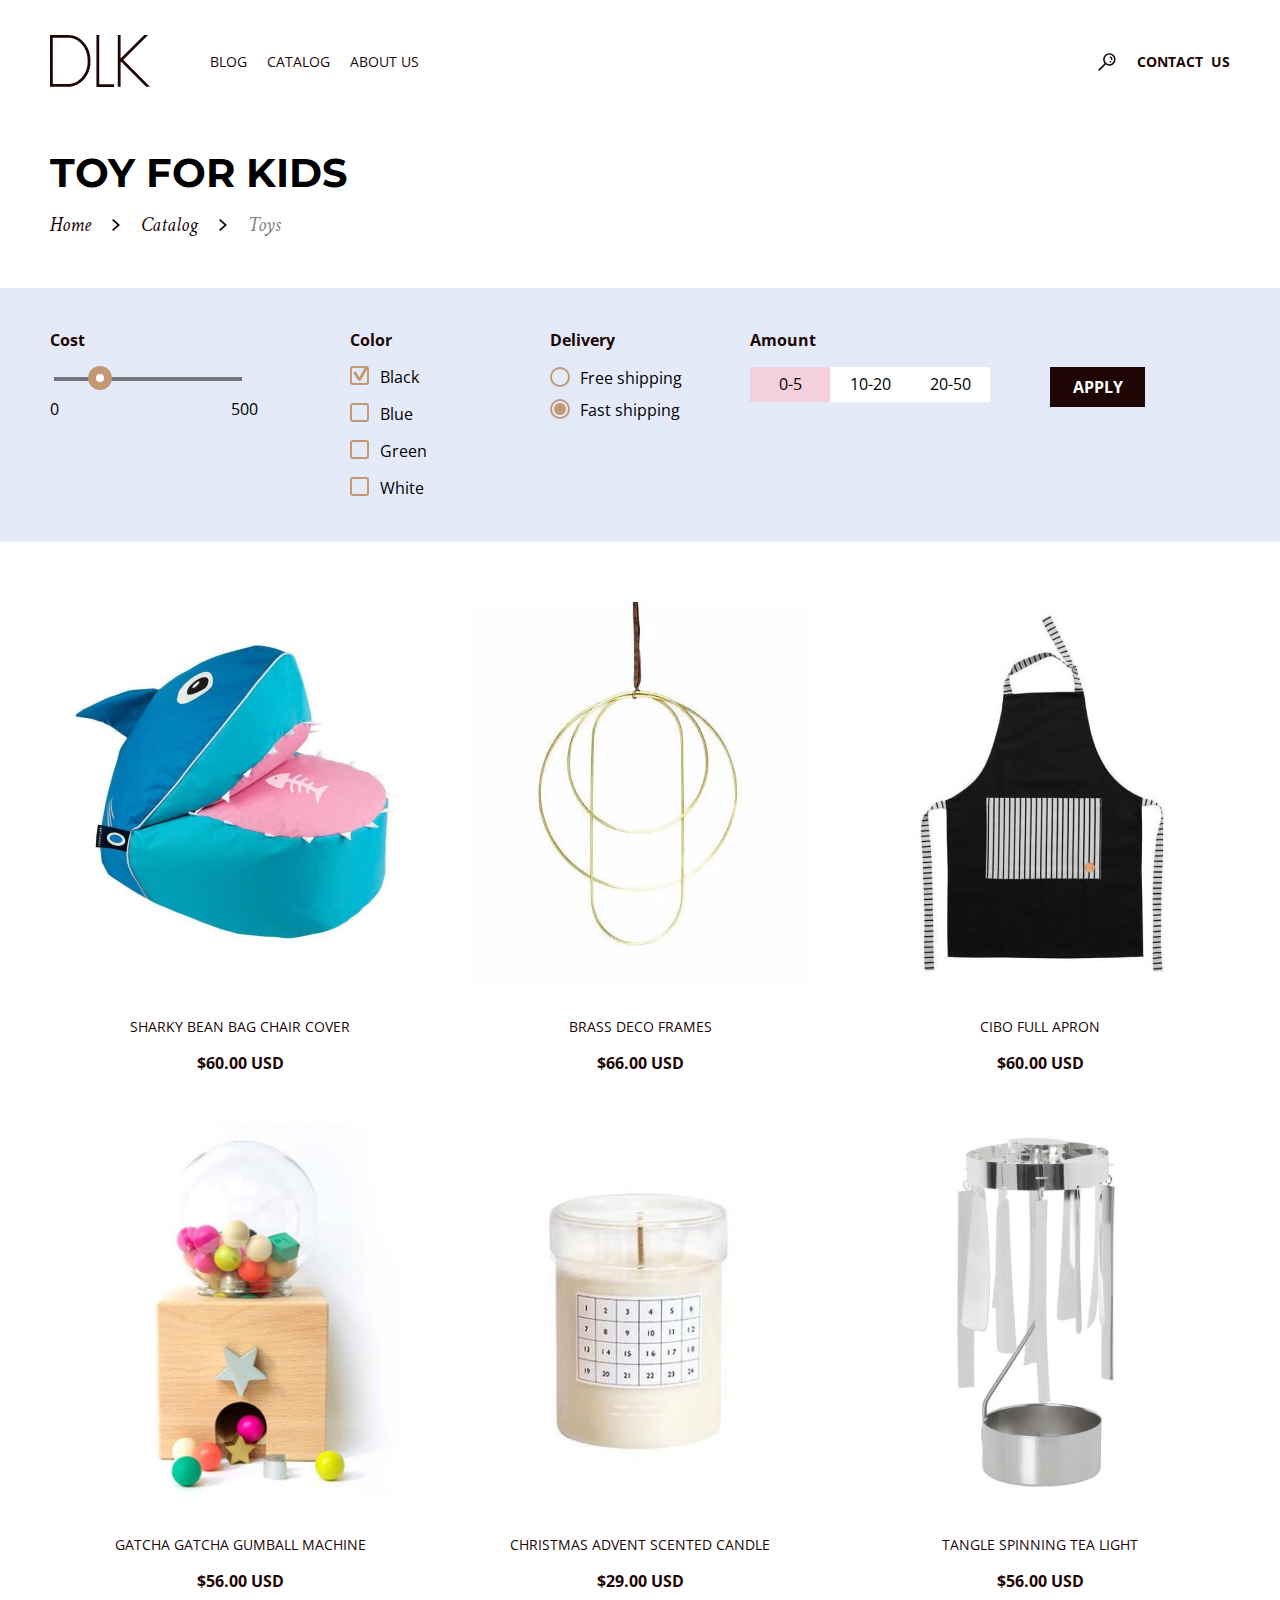
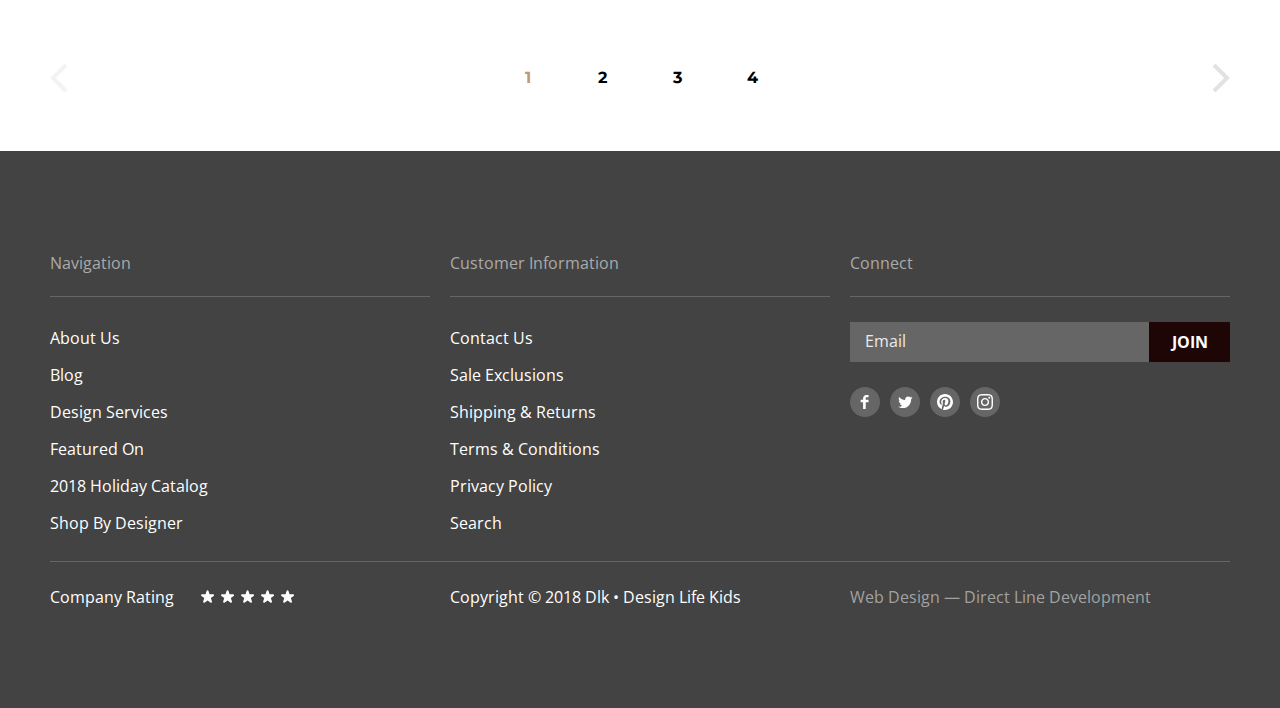
<file: pages/catalog/detail.html>
<!DOCTYPE html>
<html lang="en">
<head>
    <meta charset="UTF-8">
    <title>Toys</title>
    <link rel="preconnect" href="https://fonts.gstatic.com">
    <link href="https://fonts.googleapis.com/css2?family=Crimson+Text:ital,wght@0,400;0,700;1,400;1,700&family=Montserrat:wght@300;400;600;700&family=Open+Sans:wght@400;700&display=swap" rel="stylesheet">
    <link rel="stylesheet" href="../../css/normalize.min.css">
    <link rel="stylesheet" href="../../css/common.min.css">
    <link rel="stylesheet" href="detail.min.css">
</head>
<body>
    <header class="header container">        
        <div class="header-logo">
            <a href="../../index.html"><img src="../../images/logo-dlk.svg" width="100" height="52" alt="DLK"></a>            
        </div>
        <nav class="header-nav">
            <ul class="outline header-list">
                <li class="header-item">
                    <a href="../blog/index.html">Blog</a>
                </li>
                <li class="header-item">
                    <a href="../catalog/index.html">Catalog</a>
                </li>
                <li class="header-item">
                    <a href="#">About us</a>
                </li>
            </ul>
        </nav>
        <div class="header-contacts-us-wrapper">
            <button class="header-button-magnifier">                        
                <svg class="search" width="18" height="18" viewBox="0 0 18 18" fill="none" xmlns="http://www.w3.org/2000/svg">
                    <path d="M11.3651 0.26001C7.94509 0.26001 5.16509 3.08001 5.16509 6.52001C5.16509 7.98001 5.6651 9.30002 6.4851 10.38L0.605098 16.32C0.265098 16.68 0.265098 17.24 0.605098 17.58C0.785098 17.76 1.0051 17.84 1.2251 17.84C1.4651 17.84 1.6851 17.76 1.8651 17.58L7.7451 11.62C8.7651 12.36 10.0051 12.78 11.3451 12.78C14.7651 12.78 17.5451 9.96001 17.5451 6.52001C17.5651 3.06001 14.7851 0.26001 11.3651 0.26001ZM11.3651 11.2C8.82509 11.2 6.76509 9.10001 6.76509 6.52001C6.76509 3.94001 8.82509 1.84001 11.3651 1.84001C13.9051 1.84001 15.9651 3.94001 15.9651 6.52001C15.9651 9.10001 13.9051 11.2 11.3651 11.2ZM14.4651 6.60001C14.4251 6.94001 14.1251 7.20001 13.7851 7.20001C13.7451 7.20001 13.7251 7.20001 13.6851 7.20001C13.3051 7.14001 13.0451 6.80001 13.0851 6.42001C13.2251 5.38001 12.0651 4.84001 12.0051 4.82001C11.6651 4.66001 11.5051 4.24001 11.6651 3.90001C11.8251 3.56001 12.2251 3.40001 12.5851 3.54001C12.6651 3.56001 14.7451 4.52001 14.4651 6.60001ZM13.0051 8.12001C13.1451 8.26001 13.2451 8.48002 13.2451 8.68002C13.2451 8.90002 13.1651 9.10001 13.0051 9.24002C12.8651 9.38002 12.6451 9.48002 12.4451 9.48002C12.2451 9.48002 12.0251 9.40001 11.8851 9.24002C11.7451 9.10001 11.6451 8.88002 11.6451 8.68002C11.6451 8.48002 11.7251 8.26001 11.8851 8.12001C12.0251 7.98001 12.2451 7.88002 12.4451 7.88002C12.6451 7.88002 12.8451 7.96001 13.0051 8.12001Z" fill="#1E0606"/>
                </svg>                                
            </button>
            <div>
                <a href="../contacts/index.html" class="header-contact-us">Contact us</a>
            </div>            
        </div>
    </header>
    <main>
        <section class="toys-title container">
            <h1>Toy for kids</h1>
            <div class="breadcrumbs container">  
                <ol class="breadcrumbs-list outline">
                    <li class="breadcrumbs-item">
                        <a href="../../index.html">Home</a>
                    </li>
                    <li class="breadcrumbs-item">
                        <a href="../catalog/index.html">Catalog</a>
                    </li>
                    <li class="breadcrumbs-item">
                        Toys
                    </li>
                </ol>
            </div>
        </section>
        <div class="product_control_panel-wrapper">
            <form class="product_control_panel container">
                <div class="product_control_panel-fieldset costs-block">
                    <div class="product_control_panel-title-wrapper">
                        <h5>Cost</h5>  
                    </div>
                    <div class="cost-block-slider-wrapper">
                        <input type="range" min="1" max="500" value="105" name="Cost" id="cost" class="cost-block-slider"> 
                    </div>                    
                    <div class="cost-block-value-limits-wrapper">
                        <div class="cost-block-value-limits">
                            0
                        </div>
                        <div class="cost-block-value-limits">
                            500
                        </div>
                    </div>                    
                </div>
                <div class="product_control_panel-fieldset color-block">
                    <div class="product_control_panel-title-wrapper">
                        <h5>Color</h5>
                    </div>                
                    <input type="checkbox" name="color" id="color-black" value="black" checked>
                    <label for="color-black" class="color-label">Black</label>
                    <input type="checkbox" name="color" id="color-blue" value="blue">
                    <label for="color-blue" class="color-label">Blue</label>
                    <input type="checkbox" name="color" id="color-green" value="green">
                    <label for="color-green" class="color-label">Green</label>
                    <input type="checkbox" name="color" id="color-white" value="white">
                    <label for="color-white" class="color-label">White</label>
                </div>
                <div class="product_control_panel-fieldset delivery-block">
                    <div class="product_control_panel-title-wrapper delivery-block-title-wrapper">
                        <h5>Delivery</h5>
                    </div>                
                    <input type="radio" name="shipping" id="delivery-free" value="free">
                    <label for="delivery-free" class="delivery-label">Free shipping</label>
                    <input type="radio" name="shipping" id="delivery-fast" value="free" checked>
                    <label for="delivery-fast" class="delivery-label">Fast shipping</label>
                </div>
                <div class="product_control_panel-fieldset amount-block">
                    <div class="product_control_panel-title-wrapper">
                        <h5>Amount</h5> 
                    </div>                
                    <div class="amount-block-wrapper">
                        <input type="radio" name="amount" id="amount-0-5" value="5" checked>
                        <label for="amount-0-5" class="amount-label">0-5</label>
                        <input type="radio" name="amount" id="amount-10-20" value="20">
                        <label for="amount-10-20" class="amount-label">10-20</label>
                        <input type="radio" name="amount" id="amount-20-50" value="50">
                        <label for="amount-20-50" class="amount-label">20-50</label>
                    </div>
                </div>
                <div class="product_control_panel-apply-wrapper">
                    <button class="button product_control_panel-apply">Apply</button>
                </div>
            </form>
        </div>
        <div class="container container-goods">
            <ul class="goods-list">
                <li class="goods-items-wrapper">
                    <a href="#">
                        <div class="goods-items">
                            <div class="goods-button-wrapper">                                                       
                                <div class="goods-button">Learn more</div>                            
                            </div>
                            <div class="goods-picture">
                                <img src="../../images/goods-1.jpg" width="380" height="385" alt="Goods-1">
                            </div>                                               
                            <h4 class="goods-title">Sharky bean bag chair cover</h4>
                            <p class="goods-price">$60.00 USD</p> 
                        </div>
                    </a>
                </li>
                <li class="goods-items-wrapper">
                    <a href="#">
                        <div class="goods-items">
                            <div class="goods-button-wrapper">                                                       
                                <div class="goods-button">Learn more</div>                            
                            </div>
                            <div class="goods-picture">
                                <img src="../../images/goods-2.jpg" width="380" height="385" alt="Goods-2">
                            </div>                                             
                            <h4 class="goods-title">Brass deco frames</h4>
                            <p class="goods-price">$66.00 USD</p> 
                        </div>
                    </a>
                </li>
                <li class="goods-items-wrapper">
                    <a href="#">
                        <div class="goods-items">
                            <div class="goods-button-wrapper">                                                       
                                <div class="goods-button">Learn more</div>                            
                            </div>
                            <div class="goods-picture">
                                <img src="../../images/goods-3.jpg" width="380" height="385" alt="Goods-3">
                            </div>                                              
                            <h4 class="goods-title">Cibo full apron</h4>
                            <p class="goods-price">$60.00 USD</p> 
                        </div>
                    </a>
                </li>
                <li class="goods-items-wrapper">
                    <a href="#">
                        <div class="goods-items">
                            <div class="goods-button-wrapper">                                                       
                                <div class="goods-button">Learn more</div>                            
                            </div>
                            <div class="goods-picture">
                                <img src="../../images/goods-4.jpg" width="380" height="385" alt="Goods-4">
                            </div>                                             
                            <h4 class="goods-title">Gatcha gatcha gumball machine</h4>
                            <p class="goods-price">$56.00 USD</p> 
                        </div>
                    </a>
                </li>
                <li class="goods-items-wrapper">
                    <a href="#">
                        <div class="goods-items">
                            <div class="goods-button-wrapper">                                                       
                                <div class="goods-button">Learn more</div>                            
                            </div>
                            <div class="goods-picture">
                                <img src="../../images/goods-5.jpg" width="380" height="385" alt="Goods-5">
                            </div>                                             
                            <h4 class="goods-title">Christmas advent scented candle</h4>
                            <p class="goods-price">$29.00 USD</p> 
                        </div>
                    </a>
                </li>
                <li class="goods-items-wrapper">
                    <a href="#">
                        <div class="goods-items">
                            <div class="goods-button-wrapper">                                                       
                                <div class="goods-button">Learn more</div>                            
                            </div>
                            <div class="goods-picture">
                                <img src="../../images/goods-6.jpg" width="380" height="382" alt="Goods-6">
                            </div>                                             
                            <h4 class="goods-title">Tangle spinning tea light</h4>
                            <p class="goods-price">$56.00 USD</p> 
                        </div>
                    </a>
                </li>
            </ul>
        </div>
        <div class="page-selecting container">        
            <button disabled="disabled" class="page-selecting-button-disabled">        
                <svg width="18" height="30" viewBox="0 0 18 30" fill="none">
                    <path class="page-selecting-arrow" d="M16 2L3 15L16 28" stroke-width="4"/>
                </svg>
            </button>        
            <div class="page-selecting-radio-block">
                <input type="radio" name="paging" id="paging-list-1" value="1" checked>
                <label for="paging-list-1" class="paging-label">1</label>
                <input type="radio" name="paging" id="paging-list-2" value="2">
                <label for="paging-list-2" class="paging-label">2</label>
                <input type="radio" name="paging" id="paging-list-3" value="3">
                <label for="paging-list-3" class="paging-label">3</label>
                <input type="radio" name="paging" id="paging-list-4" value="4">
                <label for="paging-list-4" class="paging-label">4</label>
            </div>        
            <button class="page-selecting-button">            
                <svg width="18" height="30" viewBox="0 0 18 30" fill="none">
                    <path class="page-selecting-arrow" d="M2 2L15 15L2 28" stroke-width="4"/>
                </svg>                
            </button>        
        </div>        
    </main>
    <footer>
        <div class="footer-wrapper footer-wrapper-1 container">
            <section class="footer-section">        
                <h4>Navigation</h4>
                <nav class="footer-nav">
                    <ul class="outline footer-nav-list">
                        <li><a href="#">About Us</a></li>
                        <li><a href="pages/blog/index.html">Blog</a></li>
                        <li><a href="#">Design Services</a></li>
                        <li><a href="#">Featured On</a></li>
                        <li><a href="#">2018 Holiday Catalog</a></li>
                        <li><a href="#">Shop By Designer</a></li>
                    </ul>
                </nav>        
            </section>
            <section class="footer-section">        
                <h4>Customer Information</h4>
                <nav class="footer-nav">
                    <ul class="outline footer-nav-list">
                        <li><a href="pages/contacts/index.html">Contact Us</a></li>
                        <li><a href="#">Sale Exclusions</a></li>
                        <li><a href="#">Shipping & Returns</a></li>
                        <li><a href="#">Terms & Conditions</a></li>
                        <li><a href="#">Privacy Policy</a></li>
                        <li><a href="#">Search</a></li>
                    </ul>
                </nav>        
            </section>
            <section class="footer-section">        
                <h4>Connect</h4>
                <div class="footer-nav">
                    <form action="#" class="footer-form">            
                        <label for="email1" class="footer-label-email">Email</label>
                        <input type="email" placeholder="Email" id="email1" class="footer-input-field">
                        <button class="button join">Join</button>
                    </form>
                </div>                               
                <ul class="outline footer-social-list">
                    <li>
                        <a href="#" target="_blank">
                            <svg width="30" height="30" viewBox="0 0 30 30" fill="none" xmlns="http://www.w3.org/2000/svg">
                                <path fill-rule="evenodd" clip-rule="evenodd" d="M0 15C0 6.71573 6.71573 0 15 0C23.2843 0 30 6.71573 30 15C30 23.2843 23.2843 30 15 30C6.71573 30 0 23.2843 0 15Z" fill="#666666"/>
                                <path fill-rule="evenodd" clip-rule="evenodd" d="M18.5527 10.3672H16.2967C16.0307 10.3672 15.7337 10.7172 15.7337 11.1852V12.8142H18.5527V15.1352H15.7337V22.1052H13.0707V15.1352H10.6577V12.8142H13.0707V11.4472C13.0707 9.48823 14.4317 7.89423 16.2967 7.89423H18.5527V10.3672Z" fill="white"/>
                            </svg>
                        </a>
                    </li>
                    <li>
                        <a href="#" target="_blank">
                            <svg width="30" height="30" viewBox="0 0 30 30" fill="none" xmlns="http://www.w3.org/2000/svg">
                                <path fill-rule="evenodd" clip-rule="evenodd" d="M0 15C0 6.71573 6.71573 0 15 0C23.2843 0 30 6.71573 30 15C30 23.2843 23.2843 30 15 30C6.71573 30 0 23.2843 0 15Z" fill="#666666"/>
                                <path fill-rule="evenodd" clip-rule="evenodd" d="M21.1006 12.2891C21.1056 12.4161 21.1096 12.5431 21.1096 12.6721C21.1096 16.5761 18.1366 21.0781 12.7026 21.0781C11.0346 21.0781 9.48058 20.5881 8.17358 19.7501C8.40658 19.7771 8.64158 19.7911 8.87958 19.7911C10.2636 19.7911 11.5376 19.3181 12.5486 18.5251C11.2556 18.5021 10.1656 17.6481 9.78758 16.4751C9.96858 16.5101 10.1546 16.5271 10.3446 16.5271C10.6136 16.5271 10.8746 16.4921 11.1226 16.4241C9.77158 16.1521 8.75158 14.9591 8.75158 13.5271V13.4901C9.15058 13.7111 9.60758 13.8441 10.0916 13.8591C9.29858 13.3301 8.77758 12.4261 8.77758 11.4001C8.77758 10.8591 8.92258 10.3521 9.17658 9.9161C10.6326 11.7031 12.8106 12.8791 15.2656 13.0021C15.2156 12.7851 15.1906 12.5601 15.1906 12.3281C15.1906 10.6971 16.5126 9.3751 18.1446 9.3751C18.9936 9.3751 19.7616 9.7321 20.2996 10.3071C20.9736 10.1761 21.6056 9.9301 22.1766 9.5901C21.9556 10.2811 21.4886 10.8591 20.8766 11.2251C21.4746 11.1541 22.0446 10.9961 22.5756 10.7601C22.1776 11.3521 21.6776 11.8731 21.1006 12.2891Z" fill="white"/>
                            </svg>                                
                        </a>
                    </li>
                    <li>
                        <a href="#" target="_blank">
                            <svg width="30" height="30" viewBox="0 0 30 30" fill="none" xmlns="http://www.w3.org/2000/svg">
                                <path fill-rule="evenodd" clip-rule="evenodd" d="M0 15C0 6.71573 6.71573 0 15 0C23.2843 0 30 6.71573 30 15C30 23.2843 23.2843 30 15 30C6.71573 30 0 23.2843 0 15Z" fill="#666666"/>
                                <path fill-rule="evenodd" clip-rule="evenodd" d="M15.0005 7C10.5825 7 7 10.5816 7 15.0005C7 18.2754 8.97001 21.0902 11.7896 22.3273C11.767 21.7694 11.7858 21.0977 11.9279 20.49C12.0821 19.8408 12.9571 16.1313 12.9571 16.1313C12.9571 16.1313 12.7021 15.6205 12.7021 14.865C12.7021 13.6796 13.3898 12.7943 14.245 12.7943C14.9722 12.7943 15.3241 13.3409 15.3241 13.9957C15.3241 14.7267 14.8575 15.8208 14.6176 16.8341C14.4172 17.6836 15.0428 18.3751 15.8801 18.3751C17.3957 18.3751 18.4165 16.4286 18.4165 14.1218C18.4165 12.3691 17.2358 11.0567 15.088 11.0567C12.6617 11.0567 11.1498 12.8658 11.1498 14.8866C11.1498 15.5847 11.3549 16.0758 11.6767 16.4559C11.8253 16.6318 11.8451 16.7014 11.7914 16.9027C11.7538 17.0486 11.6654 17.4042 11.6287 17.5444C11.5751 17.7466 11.4114 17.82 11.2288 17.7448C10.1102 17.2885 9.58999 16.0645 9.58999 14.6881C9.58999 12.4161 11.5064 9.68972 15.3072 9.68972C18.3619 9.68972 20.3724 11.9015 20.3724 14.2732C20.3724 17.4117 18.6282 19.7562 16.0551 19.7562C15.1924 19.7562 14.3795 19.2895 14.1011 18.7599C14.1011 18.7599 13.6363 20.6029 13.5385 20.9585C13.3691 21.5747 13.037 22.1919 12.7332 22.6717C13.4529 22.8843 14.213 23 15.0005 23C19.4184 23 23 19.4184 23 15.0005C23 10.5816 19.4184 7 15.0005 7Z" fill="white"/>
                            </svg>
                        </a>
                    </li>
                    <li>
                        <a href="#" target="_blank">
                            <svg width="30" height="30" viewBox="0 0 30 30" fill="none" xmlns="http://www.w3.org/2000/svg">
                                <path fill-rule="evenodd" clip-rule="evenodd" d="M0 15C0 6.71573 6.71573 0 15 0C23.2843 0 30 6.71573 30 15C30 23.2843 23.2843 30 15 30C6.71573 30 0 23.2843 0 15Z" fill="#666666"/>
                                <path fill-rule="evenodd" clip-rule="evenodd" d="M15 7C12.8273 7 12.5549 7.0092 11.7016 7.04813C10.8501 7.08697 10.2686 7.22223 9.7597 7.42C9.23363 7.62443 8.7875 7.89797 8.3427 8.3427C7.89797 8.7875 7.62443 9.23363 7.42 9.7597C7.22223 10.2686 7.08697 10.8501 7.04813 11.7016C7.0092 12.5549 7 12.8273 7 15C7 17.1727 7.0092 17.4451 7.04813 18.2984C7.08697 19.1499 7.22223 19.7314 7.42 20.2403C7.62443 20.7664 7.89797 21.2125 8.3427 21.6573C8.7875 22.102 9.23363 22.3756 9.7597 22.58C10.2686 22.7778 10.8501 22.913 11.7016 22.9519C12.5549 22.9908 12.8273 23 15 23C17.1727 23 17.4451 22.9908 18.2984 22.9519C19.1499 22.913 19.7314 22.7778 20.2403 22.58C20.7664 22.3756 21.2125 22.102 21.6573 21.6573C22.102 21.2125 22.3756 20.7664 22.58 20.2403C22.7778 19.7314 22.913 19.1499 22.9519 18.2984C22.9908 17.4451 23 17.1727 23 15C23 12.8273 22.9908 12.5549 22.9519 11.7016C22.913 10.8501 22.7778 10.2686 22.58 9.7597C22.3756 9.23363 22.102 8.7875 21.6573 8.3427C21.2125 7.89797 20.7664 7.62443 20.2403 7.42C19.7314 7.22223 19.1499 7.08697 18.2984 7.04813C17.4451 7.0092 17.1727 7 15 7ZM15 8.44143C17.1361 8.44143 17.3891 8.4496 18.2327 8.4881C19.0127 8.52367 19.4363 8.65397 19.7182 8.76353C20.0916 8.90867 20.3581 9.08203 20.638 9.362C20.918 9.6419 21.0913 9.9084 21.2365 10.2818C21.346 10.5637 21.4763 10.9873 21.5119 11.7673C21.5504 12.6109 21.5586 12.8639 21.5586 15C21.5586 17.1361 21.5504 17.3891 21.5119 18.2327C21.4763 19.0127 21.346 19.4363 21.2365 19.7182C21.0913 20.0916 20.918 20.3581 20.638 20.638C20.3581 20.918 20.0916 21.0913 19.7182 21.2365C19.4363 21.346 19.0127 21.4763 18.2327 21.5119C17.3892 21.5504 17.1363 21.5586 15 21.5586C12.8637 21.5586 12.6108 21.5504 11.7673 21.5119C10.9873 21.4763 10.5637 21.346 10.2818 21.2365C9.9084 21.0913 9.64193 20.918 9.36197 20.638C9.08207 20.3581 8.90867 20.0916 8.76353 19.7182C8.65397 19.4363 8.52367 19.0127 8.4881 18.2327C8.4496 17.3891 8.44143 17.1361 8.44143 15C8.44143 12.8639 8.4496 12.6109 8.4881 11.7673C8.52367 10.9873 8.65397 10.5637 8.76353 10.2818C8.90867 9.9084 9.08203 9.6419 9.36197 9.362C9.64193 9.08203 9.9084 8.90867 10.2818 8.76353C10.5637 8.65397 10.9873 8.52367 11.7673 8.4881C12.6109 8.4496 12.8639 8.44143 15 8.44143ZM10.8919 15C10.8919 12.7311 12.7311 10.8919 15 10.8919C17.2689 10.8919 19.1081 12.7311 19.1081 15C19.1081 17.2689 17.2689 19.1081 15 19.1081C12.7311 19.1081 10.8919 17.2689 10.8919 15ZM15 17.6667C13.5272 17.6667 12.3333 16.4728 12.3333 15C12.3333 13.5272 13.5272 12.3333 15 12.3333C16.4728 12.3333 17.6667 13.5272 17.6667 15C17.6667 16.4728 16.4728 17.6667 15 17.6667ZM19.2704 11.6896C19.8006 11.6896 20.2304 11.2598 20.2304 10.7296C20.2304 10.1994 19.8006 9.76957 19.2704 9.76957C18.7402 9.76957 18.3104 10.1994 18.3104 10.7296C18.3104 11.2598 18.7402 11.6896 19.2704 11.6896Z" fill="white"/>
                            </svg>
                        </a>
                    </li>
                </ul>                     
            </section>
        </div>
        <div class="footer-wrapper footer-wrapper-2 container">
            <div class="footer-section footer-rating_block">
                <input name="rating" value="5" id="rating_5" type="radio" />
                <label for="rating_5" class="footer-rating_label"></label>               
                <input name="rating" value="4" id="rating_4" type="radio" />
                <label for="rating_4" class="footer-rating_label"></label>               
                <input name="rating" value="3" id="rating_3" type="radio" />
                <label for="rating_3" class="footer-rating_label"></label>               
                <input name="rating" value="2" id="rating_2" type="radio" />
                <label for="rating_2" class="footer-rating_label"></label>               
                <input name="rating" value="1" id="rating_1" type="radio" />
                <label for="rating_1" class="footer-rating_label"></label>
                <div class="footer-rating-title">Company Rating</div>
            </div>                        
            <div class="footer-section">
                Copyright © 2018 Dlk • Design Life Kids
            </div>
            <div class="footer-section">
                <a href="#" class="footer-dl_digital-link">Web Design — Direct Line Development</a>
            </div>                    
        </div>        
    </footer>   
</body>
</html>
</file>
<file: css/common.min.css>
body{font-family:"Open Sans",Arial,sans-serif;font-style:normal;margin:0;-webkit-box-sizing:border-box;box-sizing:border-box;font-size:16px;line-height:22px;font-weight:400}ul > li{list-style-type:none}a{text-decoration:none;color:#1E0606}.container{max-width:1180px;width:100%;margin:0 auto}.outline{list-style-type:none;padding:0;margin:0}h1{font-family:"Montserrat",Arial,sans-serif;text-transform:uppercase;font-size:40px;line-height:110%;font-weight:700;margin:0}h2{font-family:"Montserrat",Arial,sans-serif;text-transform:uppercase;font-size:38px;line-height:46px;font-weight:700}h3{font-family:"Montserrat",Arial,sans-serif;text-transform:uppercase;font-size:26px;line-height:32px;font-weight:700;color:#fff;margin:0}h4{font-family:"Open Sans",Arial,sans-serif;font-style:normal;font-weight:400;font-size:16px;line-height:22px;color:#AAA}h5{font-family:"Open Sans",Arial,sans-serif;font-style:normal;font-weight:700;font-size:16px;line-height:22px;color:#1E0606;margin:0}h6{font-family:"Montserrat",Arial,sans-serif;font-size:24px;line-height:31px;font-weight:700;margin:0}.button{background:#1E0606;color:#fff;font-family:"Open Sans",Arial,sans-serif;font-style:normal;font-size:16px;line-height:22px;font-weight:700;text-align:center;padding:9px;border:none;text-transform:uppercase;cursor:pointer;margin:0;height:40px}.button:hover{background:#C29974}.button:active{background:#CFAF91}.button:disabled{background:#C1C1C1}.join{min-width:81px}.header{padding:35px 0;display:-webkit-box;display:-ms-flexbox;display:flex;-webkit-box-align:center;-ms-flex-align:center;align-items:center;font-size:14px;line-height:19px;text-transform:uppercase}.header-logo{margin-right:40px}.header-logo img{display:block}.header-nav{margin:0 auto 0 20px}.header-list{display:-webkit-box;display:-ms-flexbox;display:flex;-webkit-box-align:center;-ms-flex-align:center;align-items:center}.header-item{margin-right:20px;font-weight:400}.header-contacts-us-wrapper{display:-webkit-box;display:-ms-flexbox;display:flex;-webkit-box-align:center;-ms-flex-align:center;align-items:center;word-spacing:4px}.header-contact-us{font-weight:700}.header-button-magnifier{width:60px;border:none;background-color:#fff;cursor:pointer;padding:0;margin-top:5px}.header-logo :hover{opacity:50%}.header-item:hover{opacity:50%}.header-button-magnifier:hover{opacity:50%}.header-contact-us:hover{opacity:50%}.header-logo :active{opacity:20%}.header-item:active{opacity:20%}.header-button-magnifier:active{opacity:20%}.header-contact-us:active{opacity:20%}footer{color:#fff;background-color:#434343;padding-top:80px}.footer-wrapper{display:-webkit-box;display:-ms-flexbox;display:flex}.footer-section{width:33%;min-width:300px}.footer-nav{border-top:1px solid #666}footer a{color:#fff}.footer-nav-list{line-height:37px;margin:23px 0 19px}.footer-wrapper .footer-section:not(:last-child){margin-right:20px}.footer-wrapper-1{border-bottom:1px solid #666}.footer-wrapper-2{margin-top:24px;padding-bottom:100px}.footer-rating_block{display:-webkit-box;display:-ms-flexbox;display:flex;-webkit-box-orient:horizontal;-webkit-box-direction:reverse;-ms-flex-direction:row-reverse;flex-direction:row-reverse;-webkit-box-pack:end;-ms-flex-pack:end;justify-content:flex-end;-webkit-box-align:center;-ms-flex-align:center;align-items:center}.footer-rating_block input[type="radio"]{display:none}.footer-rating_label{display:block;width:18px;height:17px;margin:1px;background:url(../images/rate-star.svg) no-repeat 50% 2px;cursor:pointer}.footer-rating_block .footer-rating_label:hover,.footer-rating_block .footer-rating_label:hover ~ .footer-rating_label{background:url(../images/rate-star-hover.svg) no-repeat 50% 2px}.footer-rating_block .footer-rating_label:active,.footer-rating_block .footer-rating_label:active ~ .footer-rating_label{background:url(../images/rate-star-active.svg) no-repeat 50% 2px}.footer-rating_block input[type="radio"]:checked ~ .footer-rating_label{background:url(../images/rate-star-active.svg) no-repeat 50% 2px}.footer-rating-title{color:#fff;margin-right:24px;font-size:16px}.footer-rating_block .footer-rating_label:hover ~ .footer-rating-title{color:#C29974}.footer-rating_block .footer-rating_label:active ~ .footer-rating-title{color:#C29974}.footer-rating_block input[type="radio"]:checked ~ .footer-rating-title{color:#C29974}.footer-social-list{display:-webkit-box;display:-ms-flexbox;display:flex;margin-top:25px}.footer-social-list li{padding:0 10px 0 0}.footer-social-list li:hover{opacity:50%}.footer-social-list li:active{opacity:20%}.footer-input-field{border:none;background-color:#666;width:299px;padding-left:15px}.footer-input-field::-webkit-input-placeholder{color:#EBEBEB}.footer-input-field::-moz-placeholder{color:#EBEBEB}.footer-input-field:-ms-input-placeholder{color:#EBEBEB}.footer-input-field::-ms-input-placeholder{color:#EBEBEB}.footer-input-field::placeholder{color:#EBEBEB}.footer-label-email{display:none}.footer-form{display:-webkit-box;display:-ms-flexbox;display:flex;margin-top:25px}.footer-dl_digital-link{color:#a2a2a2}.footer-dl_digital-link:hover{color:#fff;text-decoration:underline}.footer-dl_digital-link:active{color:#fff;text-decoration:underline}.footer-nav-list li:hover{opacity:50%}.footer-nav-list li:active{opacity:20%}.breadcrumbs{margin:18px 0 28px}.breadcrumbs-list{display:-webkit-box;display:-ms-flexbox;display:flex;-webkit-box-pack:start;-ms-flex-pack:start;justify-content:flex-start}.breadcrumbs-list .breadcrumbs-item:last-child{opacity:.5}.breadcrumbs-item{display:-webkit-box;display:-ms-flexbox;display:flex;font-family:"Crimson Text","Times New Roman",serif;font-style:italic;font-size:20px;line-height:25px}.breadcrumbs-item:not(:last-child):hover{opacity:.7}.breadcrumbs-item:not(:last-child):active{opacity:.5}.breadcrumbs-item:not(:last-child)::after{content:url(../images/arrow-divider.svg);margin:0 21px}.page-selecting{display:-webkit-box;display:-ms-flexbox;display:flex;-webkit-box-pack:justify;-ms-flex-pack:justify;justify-content:space-between;margin-bottom:58px}.page-selecting-button,.page-selecting-button-disabled{background-color:#fff;width:18px;height:30px;border:none;padding:0}.page-selecting-button{cursor:pointer}.page-selecting-radio-block{display:-webkit-box;display:-ms-flexbox;display:flex}.page-selecting-radio-block input[type="radio"]{display:none}.paging-label{width:75px;height:30px;font-family:"Montserrat",Arial,sans-serif;font-weight:700;line-height:30px;text-align:center;cursor:pointer}.paging-label:hover{color:#DADADA}.page-selecting input[type="radio"]:checked + .paging-label{color:#C29974}.page-selecting-button .page-selecting-arrow:hover{stroke:#C29974;stroke-opacity:1}.page-selecting-button .page-selecting-arrow:active{stroke:#C29974;stroke-opacity:.5}.page-selecting-button-disabled .page-selecting-arrow{stroke:#1E0606;stroke-opacity:.05}.page-selecting-arrow{stroke:#1E0606;stroke-opacity:.12}.contact-form{-webkit-box-sizing:border-box;box-sizing:border-box;min-width:680px;background:#E5EAF8;padding:42px 40px}.contact-form fieldset{border:none;display:-webkit-box;display:-ms-flexbox;display:flex;margin:0;padding:0;margin-bottom:21px}.contact-form label{font-size:14px;line-height:19px;color:#1E0606;margin-bottom:3px}.contact-form input,.contact-form textarea{-webkit-box-sizing:border-box;box-sizing:border-box;border:1px solid rgba(0,0,0,0.2);padding:12px 20px;font-size:18px;line-height:25px;background:#fff}.contact-form input{height:50px}.contact-form textarea{height:150px;resize:none}.contact-form input:hover,.contact-form textarea:hover{outline:none;border:1px solid rgba(0,0,0,0.3)}.contact-form input:focus,.contact-form textarea:focus{outline:none;border:1px solid rgba(0,0,0,0.2)}.contact-form input::-webkit-input-placeholder{color:#1E0606}.contact-form input::-moz-placeholder{color:#1E0606}.contact-form input:-ms-input-placeholder{color:#1E0606}.contact-form input::-ms-input-placeholder{color:#1E0606}.contact-form input::placeholder{color:#1E0606}.contact-wrapper{display:-webkit-box;display:-ms-flexbox;display:flex;-webkit-box-orient:vertical;-webkit-box-direction:normal;-ms-flex-direction:column;flex-direction:column}.contact-block{max-width:290px;width:100%}.contact-line{display:-webkit-box;display:-ms-flexbox;display:flex;-webkit-box-pack:justify;-ms-flex-pack:justify;justify-content:space-between}.contact-form .contact-confirmation{margin-bottom:17px}.contact-confirmation input[type="checkbox"]{display:none}.confirm-label{display:block;background:url(../images/checkbox.svg) no-repeat 0 0;padding-left:35px;cursor:pointer;margin:0}.contact-confirmation input[type="checkbox"]:checked + .confirm-label{background:url(../images/checkbox-checked.svg) no-repeat 0 0}.contact-submit{max-width:106px}.popup-overlay{width:100%;height:100vh;background:rgba(125,151,218,0.8);position:fixed;top:0;left:0;display:none;z-index:2}.popup-form{position:fixed;top:50%;left:50%;-webkit-transform:translate(-50%,-50%);-ms-transform:translate(-50%,-50%);transform:translate(-50%,-50%);width:680px;display:none;z-index:2}.popup-open,.popup-overlay-open{display:block}.popup-close{position:absolute;top:0;right:-25px;cursor:pointer;background:transparent;border:none;padding:0}
</file>
<file: style.min.css>
.banner{min-width:1150px;margin-top:94px}.banner-page-number{margin:0;padding-bottom:10px;font-family:"Montserrat",Arial,sans-serif;font-size:60px;line-height:73px;font-weight:300;color:rgba(30,6,6,0.05);max-width:10%}.banner-page-number-hidden{display:none}.banner-burger{padding:17px 28px}.banner-burger-wrapper{padding-left:2px}.banner-burger input[type="radio"]{display:none}.banner-burger-label{display:block;width:31px;height:3px;margin:0 0 11px;background-color:#D6CAC2;cursor:pointer}.banner-burger-label:hover{background-color:#725F5B}.banner-burger-label:active{background-color:#725F5B}.banner-burger input[type="radio"]:checked + .banner-burger-label{background-color:#725F5B}.banner-title-block{padding:92px 17px;max-width:50%;z-index:1}.banner-slide-title{font-family:"Montserrat",Arial,sans-serif;text-transform:uppercase;font-size:40px;line-height:110%;font-weight:700;margin:0}.banner-designed{font-family:"Crimson Text","Times New Roman",serif;font-style:italic;font-size:20px;line-height:25px;font-weight:400;margin:17px 0 19px}.banner-logo-slide{display:block}.banner-logo-slide-hidden{display:none}.banner-logo-block{position:relative;min-height:372px}.banner-logo-img{position:absolute;bottom:0;right:100px;z-index:0}.banner-logo-block{background:#EEE4DB;display:-webkit-box;display:-ms-flexbox;display:flex}.free-shipping{background:#C29974;font-size:12px;line-height:16px;font-weight:700;text-transform:uppercase;color:#fff;padding:11px;text-align:center;margin:0}.banner-btn{min-width:161px}.learn-more{min-width:149px;margin:10px 0 0 60px}.buy-now{min-width:123px;padding:0 20px}.products{padding:0;margin-top:92px}.products-list{display:-webkit-box;display:-ms-flexbox;display:flex;padding:0;margin-left:-10px;margin-bottom:14px}.products-items{-webkit-box-sizing:border-box;box-sizing:border-box;display:-webkit-box;display:-ms-flexbox;display:flex;-ms-flex-wrap:wrap;flex-wrap:wrap;padding:20px;-webkit-box-pack:center;-ms-flex-pack:center;justify-content:center;-webkit-box-align:center;-ms-flex-align:center;align-items:center;width:280px;height:270px;margin:0 10px}.prod-item-01{background-color:#DBE4DB}.prod-item-02{background-color:#EADDD3}.prod-item-03{background-color:#F8F2DA}.prod-item-04{background-color:#D5D4E1}.product-title{text-align:center;margin:10px;max-width:80%;z-index:1}.list-control-buttons{display:-webkit-box;display:-ms-flexbox;display:flex;-webkit-box-align:center;-ms-flex-align:center;align-items:center}.buttons-wrapper{width:37px;-webkit-box-sizing:border-box;box-sizing:border-box;display:block;margin-right:6px}.text-wrapper{margin-left:14px;max-width:550px;-webkit-box-sizing:border-box;box-sizing:border-box}.button-arrow{background:rgba(112,187,220,0.2);color:#fff;width:37px;height:37px;padding:0;border:none;cursor:pointer}.product-picture{display:block;position:absolute}.products-link:hover,.products-link:active{text-decoration:underline;color:#fff}.delivery{display:-webkit-box;display:-ms-flexbox;display:flex;margin-top:74px}.delivery-image{display:block;background-color:#C4E0EB;width:480px;height:559px}.delivery-wrapper{padding:10px 30px 0 0;margin-left:60px}.delivery-list{font-family:"Crimson Text","Times New Roman",serif;font-style:italic;font-size:26px;line-height:25px;font-weight:400;margin-bottom:20px}.delivery-text{padding-left:60px;width:480px}.delivery-title{padding-left:60px;margin:20px 0 6px}.delivery-list-item{-webkit-box-sizing:border-box;box-sizing:border-box;text-align:left;width:326px;height:55px;padding-top:17px;padding-left:60px;cursor:pointer}.delivery-selected-item,.delivery-list-item:hover{background-color:rgba(112,187,220,0.2);font-weight:700}.brands{margin-top:90px}.brands-list{display:-webkit-box;display:-ms-flexbox;display:flex;-webkit-box-pack:justify;-ms-flex-pack:justify;justify-content:space-between;-webkit-box-align:center;-ms-flex-align:center;align-items:center}.brand-item{cursor:pointer}.brand-item:hover{opacity:.5}.brand-item:active{opacity:.2}.about{display:-webkit-box;display:-ms-flexbox;display:flex;margin-top:0;margin-bottom:-30px}.about-design{width:543px;margin-right:57px;position:relative}.about-contacts{width:543px;position:relative}.about-design-block{background-color:#E1F0F7;padding:33px 30px;min-width:350px}.about-design-block a{font-family:"Crimson Text","Times New Roman",serif;font-style:italic;font-size:26px;line-height:32px;font-weight:400}.about-design-block p{margin:10px 0 18px}.about-contacts-block{padding-bottom:80px}.about-title-shift{position:relative;top:52px;left:30px}.about-map{display:block;position:relative;bottom:80px;left:30px;background-color:#EDEDEE}
</file>
<file: pages/blog/style.min.css>
.blogs{margin-bottom:32px}.container-blogs{max-width:1200px}.blogs-title{margin-top:29px;margin-bottom:30px}.blogs-list{display:-webkit-box;display:-ms-flexbox;display:flex;-ms-flex-wrap:wrap;flex-wrap:wrap;padding:0}.blogs-items{margin:18px 10px 15px;display:block;width:380px}.blogs-image{display:block;background-color:#F0F0F0}.blogs-date{padding:20px 0 8px;margin:0;color:#818181}.blogs-text{font-size:18px;line-height:25px;padding:15px 0 0;margin:0}.blog-item-link:hover h6,.blog-item-link:active h6{text-decoration:underline}
</file>
<file: pages/catalog/style.min.css>
.products{padding:0;margin-top:29px}.product-list-wrapper{margin-top:50px}.products-list{display:-webkit-box;display:-ms-flexbox;display:flex;padding:0;margin-left:-10px;margin-bottom:23px;max-width:1100px;min-width:900px}.products .products-list:last-child{-webkit-box-pack:end;-ms-flex-pack:end;justify-content:flex-end}.products-items{-webkit-box-sizing:border-box;box-sizing:border-box;display:-webkit-box;display:-ms-flexbox;display:flex;-ms-flex-wrap:wrap;flex-wrap:wrap;padding:20px;-webkit-box-pack:center;-ms-flex-pack:center;justify-content:center;-webkit-box-align:center;-ms-flex-align:center;align-items:center;width:280px;height:270px;margin:0 10px}.prod-item-01{background-color:#DBE4DB}.prod-item-02{background-color:#EADDD3}.prod-item-03{background-color:#F8F2DA}.prod-item-04{background-color:#D5D4E1}.prod-item-05{background-color:#F3D0DB}.prod-item-06{background-color:#E5EAF8}.product-title{text-align:center;margin:10px;max-width:80%;z-index:1}.product_description{display:-webkit-box;display:-ms-flexbox;display:flex;-webkit-box-pack:end;-ms-flex-pack:end;justify-content:flex-end;margin-bottom:38px}.product_description-wrapper{width:980px}.product_description-wrapper p,h2{max-width:680px}.product_description-title{margin:32px 0 26px}.product_description-details{margin:15px 0}.product-picture{display:block;position:absolute}.products-link:hover,.products-link:active{text-decoration:underline;color:#fff}
</file>
<file: pages/contacts/style.min.css>
.contacts{margin-top:29px}.contacts-title{word-spacing:12px}.contacts-support-wrapper{display:-webkit-box;display:-ms-flexbox;display:flex;margin-top:50px;margin-bottom:60px;-webkit-box-pack:justify;-ms-flex-pack:justify;justify-content:space-between}.support{padding:0 0 0 20px;width:380px;min-width:300px}.support p{margin:0 0 20px}.support-statement{font-family:"Montserrat",Arial,sans-serif;font-style:normal;font-weight:600;font-size:26px;line-height:34px;text-transform:uppercase;color:#C29974}
</file>
<file: pages/catalog/detail.min.css>
.toys-title{margin-top:29px}.product_control_panel{display:-webkit-box;display:-ms-flexbox;display:flex}.product_control_panel-wrapper{background-color:rgba(125,151,218,0.2);padding:41px 0 28px;margin-top:50px}.product_control_panel-apply{width:95px;margin:38px 60px}.product_control_panel-title-wrapper{margin-bottom:10px}.delivery-block-title-wrapper{margin-bottom:16px}.product_control_panel-apply-wrapper{width:200px}.product_control_panel-fieldset{border:none;padding:0;margin:0}.costs-block{width:300px;min-width:230px}.color-block{width:200px;min-width:100px}.color-block input[type="checkbox"]{display:none}.color-label{display:block;background:url(../../images/checkbox.svg) no-repeat 0 0;padding-left:30px;cursor:pointer;margin:15px 0}.color-label:hover{text-decoration:underline}.color-block input[type="checkbox"]:checked + .color-label{background:url(../../images/checkbox-checked.svg) no-repeat 0 0}.color-block input[type="checkbox"]:disabled + .color-label{background:url(../../images/checkbox-disabled.svg) no-repeat 0 0}.delivery-block{width:200px;min-width:150px}.delivery-block input[type="radio"]{display:none}.delivery-label{display:block;background:url(../../images/radio.svg) no-repeat 0 0;padding-left:30px;cursor:pointer;margin:10px 0}.delivery-label:hover{text-decoration:underline}.delivery-block input[type="radio"]:checked + .delivery-label{background:url(../../images/radio-checked.svg) no-repeat 0 0}.delivery-block input[type="radio"]:disabled + .delivery-label{background:url(../../images/radio-disabled.svg) no-repeat 0 0}.amount-block{width:240px;min-width:170px;-webkit-box-sizing:border-box;box-sizing:border-box}.amount-block input[type="radio"]{display:none}.amount-block-wrapper{display:-webkit-box;display:-ms-flexbox;display:flex;margin-top:16px}.amount-label{width:80px;height:35px;margin:0;background-color:#fff;text-align:center;line-height:35px}.amount-label:hover{background-color:#EDDEEB}.amount-block input[type="radio"]:checked + .amount-label{background-color:#F3D0DB}.cost-block-slider-wrapper{padding:3px 4px}.cost-block-slider{-webkit-appearance:none;width:188px;background:transparent}.cost-block-value-limits-wrapper{padding:9px 0;display:-webkit-box;display:-ms-flexbox;display:flex}.cost-block-value-limits{width:104px}.cost-block-value-limits:last-child{text-align:right}.cost-block-slider::-webkit-slider-thumb{-webkit-appearance:none}.cost-block-slider:focus{outline:none}.cost-block-slider::-ms-track{width:70%;cursor:pointer;background:transparent;border-color:transparent;color:transparent}.cost-block-slider::-webkit-slider-thumb{-webkit-appearance:none;border:8px solid #C29974;height:24px;width:24px;border-radius:12px;background:#fff;cursor:pointer;margin-top:-11px}.cost-block-slider::-moz-range-thumb{border:8px solid #C29974;height:8px;width:8px;border-radius:12px;background:#fff;cursor:pointer}.cost-block-slider::-ms-thumb{border:8px solid #C29974;height:8px;width:8px;border-radius:12px;background:#fff;cursor:pointer}.cost-block-slider::-webkit-slider-runnable-track{width:100%;height:4px;cursor:pointer;background-color:rgba(0,0,0,0.5)}.cost-block-slider::-moz-range-track{width:100%;height:4px;cursor:pointer;background:rgba(0,0,0,0.5);color:transparent}.cost-block-slider::-moz-range-progress{background-color:#C29974;width:100%;height:4px;cursor:pointer;color:transparent}.cost-block-slider::-ms-track{width:100%;height:4px;cursor:pointer;background:transparent;border-color:transparent;border-width:24px 0;color:transparent}.cost-block-slider::-ms-fill-lower{background:#C29974}.cost-block-slider::-ms-fill-upper{background:rgba(0,0,0,0.5)}.cost-block-slider::-ms-tooltip{display:none}.container-goods{max-width:1200px;margin-top:40px;margin-bottom:45px}.goods-title{font-size:14px;line-height:19px;color:#1E0606;text-transform:uppercase;padding:10px 0;margin:20px 0 0;text-align:center}.goods-price{font-weight:700;padding:6px 0;margin:0;text-align:center}.goods-list{display:-webkit-box;display:-ms-flexbox;display:flex;-ms-flex-wrap:wrap;flex-wrap:wrap;padding:0}.goods-items-wrapper{margin:20px 10px}.goods-items{display:block;position:relative}.goods-button-wrapper{-webkit-box-sizing:border-box;box-sizing:border-box;width:380px;height:385px;padding:89px 0}.goods-picture{display:block;position:absolute;left:0;top:0;z-index:-1}.goods-picture img{display:block;background-color:#F0F0F0}.goods-button{width:207px;height:207px;background-color:rgba(229,234,248,0);color:rgba(0,0,0,0);margin:0 auto;text-align:center;font-family:"Montserrat",Arial,sans-serif;text-transform:uppercase;font-size:29px;line-height:207px;font-weight:700}a:hover .goods-button{background-color:rgba(229,234,248,0.9);color:#000}a:active .goods-button{background-color:rgba(229,234,248,0.67);color:#000}
</file>
